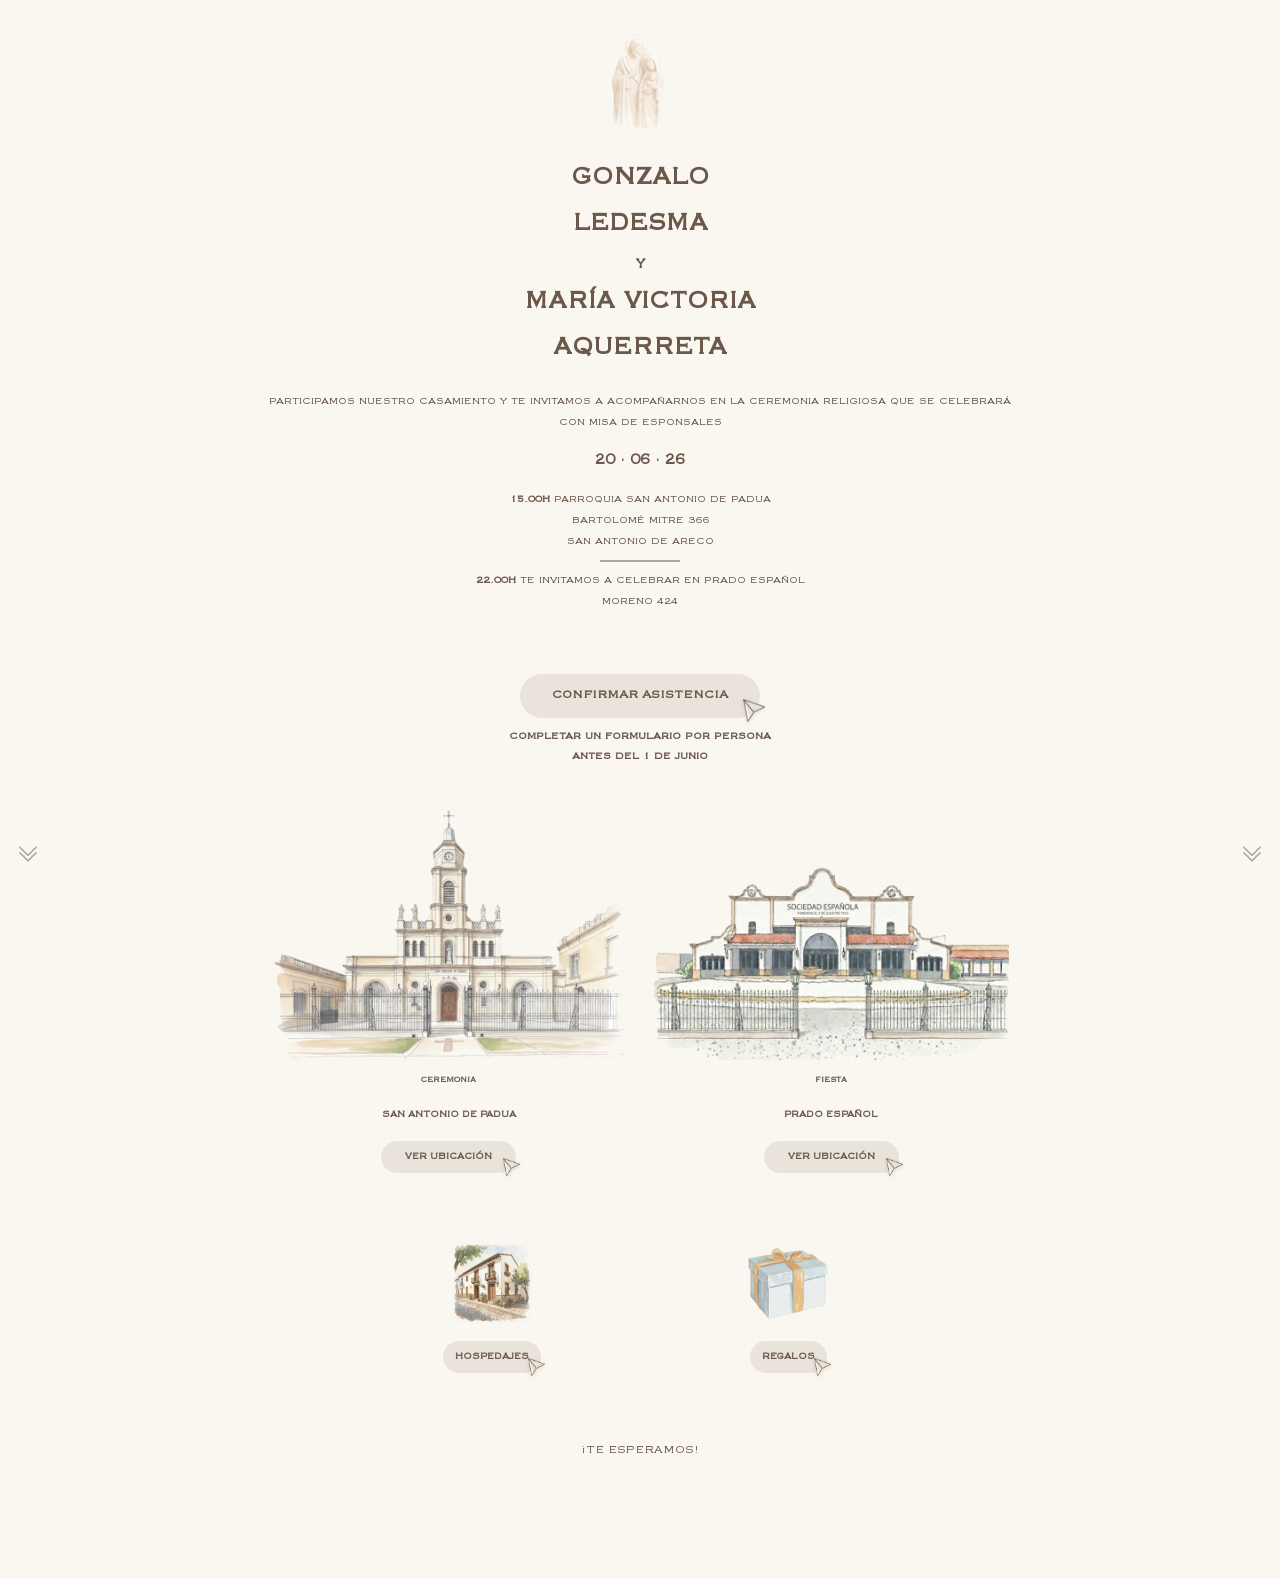
<file: inv-dc/index.html>
<!DOCTYPE html>
<html lang="es">
<head>
    <meta charset="UTF-8">
    <meta name="viewport" content="width=device-width, initial-scale=1.0">
    <link rel="icon" type="image/png" href="../img/favicon.png">
    <title>Casamiento - Gon y Vicky</title>
    <meta property="og:title" content="Casamiento - Gon y Vicky">
    <meta property="og:image" content="https://gon-vicky.github.io/casamiento/img/og-invitacion.jpg">
    <meta property="og:type" content="website">
    <meta name="twitter:card" content="summary_large_image">
    <meta name="twitter:image" content="https://gon-vicky.github.io/casamiento/img/og-invitacion.jpg">
    <link rel="stylesheet" href="https://cdn.jsdelivr.net/npm/bootstrap@5.3.2/dist/css/bootstrap.min.css">
    <link rel="stylesheet" href="https://cdn.jsdelivr.net/npm/bootstrap-icons@1.11.3/font/bootstrap-icons.min.css">
    <link rel="stylesheet" href="../css/styles.css?v=202603182203">
    <link rel="stylesheet" href="../css/styles-spa.css?v=202603182203">
    <script>
    (function() {
        var ua = navigator.userAgent || navigator.vendor || window.opera;
        var os = 'os-other';
        if (/iPad|iPhone|iPod/.test(ua)) os = 'os-ios';
        else if (/Mac/.test(navigator.platform) || /Macintosh|MacIntel/.test(ua)) os = 'os-mac';
        else if (/Android/.test(ua)) os = 'os-android';
        else if (/Win/.test(navigator.platform) || /Windows/.test(ua)) os = 'os-windows';
        document.documentElement.classList.add(os);
    })();
    </script>
</head>
<body class="spa-invite">

    <div class="spa-scroll-hints" id="spa-scroll-hints" role="presentation">
        <button type="button" class="spa-scroll-hint spa-scroll-hint--left" aria-label="Bajar en la página">
            <i class="bi bi-chevron-double-down" aria-hidden="true"></i>
        </button>
        <button type="button" class="spa-scroll-hint spa-scroll-hint--right" aria-label="Bajar en la página">
            <i class="bi bi-chevron-double-down" aria-hidden="true"></i>
        </button>
    </div>

    <main class="container">
        <div class="page page-1">
        <div class="first-screen">
        <div class="intro-block">
        <section class="section hero">
            <img src="../img/sagrada-familia.png" alt="Sagrada Familia" class="top-icon">
            <h1 class="names">
                GONZALO<br>LEDESMA<br>
                <span class="and">Y</span>
                MARÍA VICTORIA<br>AQUERRETA
            </h1>
            <div class="divider divider-line divider--no-line"></div>
            <p class="text-caps text-smaller">
                Participamos nuestro casamiento y te invitamos a acompañarnos en la ceremonia religiosa que se celebrará con misa de esponsales
            </p>
        </section>

        <section class="section details">

            <h2 class="main-date">20 · 06 · 26</h2>
            <p class="text-caps text-smaller">
                <span class="time-sep">15.00H </span>Parroquia San Antonio de Padua<br>
                Bartolomé Mitre 366<br>
                San Antonio de Areco
            </p>

            <div class="divider divider-line divider--balanced"></div>

            <p class="text-caps text-smaller text-recepcion"><span class="time-sep">22.00H </span> Te invitamos a celebrar en Prado Español<br>Moreno 424</p>
        </section>
        </div>
        </div>
        </div>

        <div class="page page-2" id="confirmar">
        <div class="page-2-screen">
        <section class="section maps">
            <div class="maps-confirm-block maps-confirm-block--spa">
            <a href="https://forms.gle/8f2W538CWVSG3vaw5" target="_blank" rel="noopener" class="btn-pill btn-confirmar">
                <span class="btn-text">CONFIRMAR ASISTENCIA</span>
                <img src="../img/link-arrow.png" alt="flecha" class="btn-icon">
            </a>
            <div class="confirm-subtitle text-caps text-center">
                <div class="confirm-subtitle-inner d-flex align-items-center justify-content-center">
                    <div class="confirm-subtitle-text">
                        <span class="d-block fw-bold">Completar un formulario por persona</span>
                        <span class="d-block fw-bold">Antes del 1 de junio</span>
                    </div>
                </div>
            </div>
            </div>
            <div class="locations-wrapper locations-wrapper--spa">
                <div class="locations-inner">
                    <div class="divider divider-spacer"></div>
                    <div class="page-2-grid">
                <div class="location-card location-card--spa">
                    <div class="img-frame">
                        <img src="../img/iglesia.png" alt="Ceremonia" class="location-img">
                    </div>
                    <p class="label-mini">CEREMONIA</p>
                    <p class="label-place">SAN ANTONIO DE PADUA</p>
                    <a href="https://maps.app.goo.gl/b9qZUsGvnFWjvFaM9" target="_blank" rel="noopener" class="btn-pill">
                        <span class="btn-text">VER UBICACIÓN</span>
                        <img src="../img/link-arrow.png" alt="" class="btn-icon" aria-hidden="true">
                    </a>
                </div>

                <div class="location-card location-card--spa" id="fiesta">
                    <div class="img-frame">
                        <img src="../img/prado.png" alt="Fiesta" class="location-img">
                    </div>
                    <p class="label-mini">FIESTA</p>
                    <p class="label-place">PRADO ESPAÑOL</p>
                    <a href="https://maps.app.goo.gl/tAFMuEjsrRdoQoL3A" target="_blank" rel="noopener" class="btn-pill">
                        <span class="btn-text">VER UBICACIÓN</span>
                        <img src="../img/link-arrow.png" alt="" class="btn-icon" aria-hidden="true">
                    </a>
                </div>

                <div class="spa-extras-pair">
                <div class="extra-block extra-block--spa">
                    <div class="img-frame-mini">
                        <img src="../img/hospedaje.png" alt="" class="icon-extra" aria-hidden="true">
                    </div>
                    <button type="button" class="btn-pill" id="btn-hospedaje" aria-label="Ver hospedajes">
                        <span class="btn-text">HOSPEDAJES</span>
                        <img src="../img/link-arrow.png" alt="" class="btn-icon" aria-hidden="true">
                    </button>
                </div>

                <div class="extra-block extra-block--spa extra-block--regalo">
                    <div class="img-frame-mini">
                        <img src="../img/regalo.png?v=202603182118" alt="" class="icon-extra" aria-hidden="true">
                    </div>
                    <a href="https://aynic.com.ar/sitio/listas-regalos.aspx?i=1&idl=3896" target="_blank" rel="noopener" class="btn-pill" aria-label="Ver lista de regalos">
                        <span class="btn-text">REGALOS</span>
                        <img src="../img/link-arrow.png" alt="" class="btn-icon" aria-hidden="true">
                    </a>
                </div>
                </div>
                    </div>
                </div>
            </div>
            <h1 class="final-msg">¡TE ESPERAMOS!</h1>
        </section>
        </div>
        </div>

    </main>

    <div id="modal-hospedaje" class="modal" aria-hidden="true">
        <div class="modal-overlay"></div>
        <div class="modal-content">
            <button class="modal-close" aria-label="Cerrar">&times;</button>
            <h2 class="modal-title">HOSPEDAJES</h2>
            <ul class="modal-list">
                <li><a href="https://laflorida.ar/" target="_blank" rel="noopener">Florida Casa Pueblo</a></li>
                <li><a href="https://www.laolladecobre.com.ar/categoria/hospedajes" target="_blank" rel="noopener">La Olla de Cobre</a></li>
                <li><a href="https://www.instagram.com/cheskapasteleria/" target="_blank" rel="noopener">Cheska</a></li>
                <li><a href="https://santacatalinahotel.com.ar/portal/es-es/2689/inicio_Hotelsantacatalina" target="_blank" rel="noopener">Hotel Santa Catalina</a></li>
                <li><a href="https://hotel-sancarlos.com.ar/portal/es-es/2689/inicio" target="_blank" rel="noopener">Hotel San Carlos</a></li>
                <li><a href="https://unaltoenlahuella.com/" target="_blank" rel="noopener">Un Alto en la Huella</a></li>
                <li><a href="https://www.hotelfuaz.com.ar/" target="_blank" rel="noopener">Hotel Fuaz</a></li>
                <li><a href="https://wa.me/5492326471536" target="_blank" rel="noopener">Lo de Marieta</a></li>
                <li><a href="https://share.google/A03Ri3MmGCr0YzosX" target="_blank" rel="noopener">La Posada de Don Segundo</a></li>
                <li><a href="https://www.instagram.com/s/aGlnaGxpZ2h0OjE3ODQ4Mzc5ODYxNjQ5Mzk4?story_media_id=3546263305390215843_44239456198&igsh=MWI0bTliNHA1ZzkzdA==" target="_blank" rel="noopener">Areco Host</a></li>
                <li><a href="https://www.sanantoniodeareco.com/donde-dormir" target="_blank" rel="noopener">Otros hospedajes</a></li>
            </ul>
        </div>
    </div>

    <script>
    (function() {
        const btn = document.getElementById('btn-hospedaje');
        const modal = document.getElementById('modal-hospedaje');
        const overlay = modal?.querySelector('.modal-overlay');
        const closeBtn = modal?.querySelector('.modal-close');

        function openModal() {
            modal?.classList.add('is-open');
            modal?.setAttribute('aria-hidden', 'false');
            document.body.style.overflow = 'hidden';
        }

        function closeModal() {
            modal?.classList.remove('is-open');
            modal?.setAttribute('aria-hidden', 'true');
            document.body.style.overflow = '';
        }

        btn?.addEventListener('click', function() {
            openModal();
        });

        overlay?.addEventListener('click', closeModal);
        closeBtn?.addEventListener('click', closeModal);

        document.addEventListener('keydown', function(e) {
            if (e.key === 'Escape' && modal?.classList.contains('is-open')) closeModal();
        });
    })();

    (function() {
        var wrap = document.querySelector('.spa-scroll-hints');
        if (!wrap) return;

        var threshold = 72;

        function updateBottomState() {
            var docEl = document.documentElement;
            var y = window.scrollY || docEl.scrollTop;
            var maxY = Math.max(0, docEl.scrollHeight - window.innerHeight);
            var atBottom = maxY <= threshold || (maxY - y) <= threshold;
            document.body.classList.toggle('spa-at-bottom', atBottom);
            wrap.setAttribute('aria-hidden', atBottom ? 'true' : 'false');
        }

        function scrollDownStep() {
            var docEl = document.documentElement;
            var maxY = Math.max(0, docEl.scrollHeight - window.innerHeight);
            var step = Math.max(120, window.innerHeight * 0.72);
            var next = Math.min(maxY, (window.scrollY || docEl.scrollTop) + step);
            window.scrollTo({ top: next, behavior: 'smooth' });
        }

        wrap.querySelectorAll('.spa-scroll-hint').forEach(function(el) {
            el.addEventListener('click', scrollDownStep);
        });

        window.addEventListener('scroll', updateBottomState, { passive: true });
        window.addEventListener('resize', updateBottomState);
        if (document.fonts && document.fonts.ready) {
            document.fonts.ready.then(updateBottomState);
        }
        updateBottomState();
    })();
    </script>

</body>
</html>
</file>
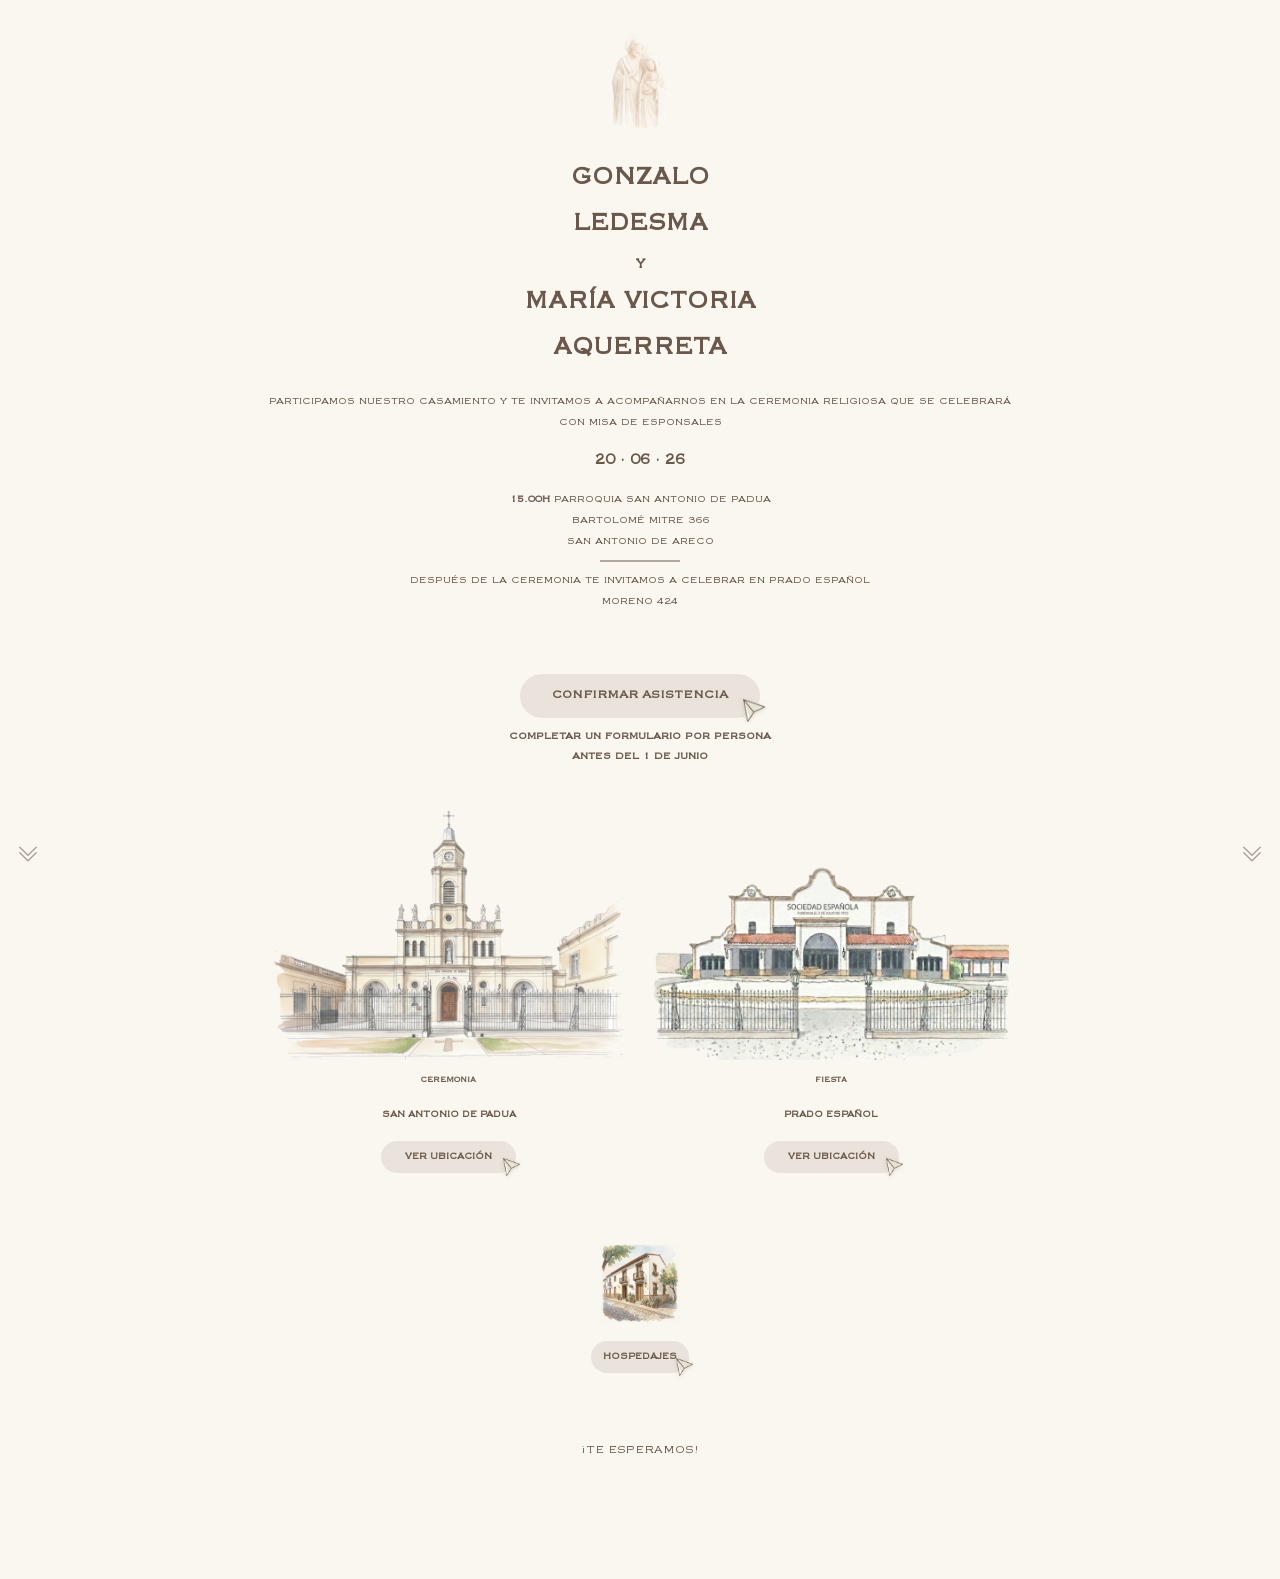
<file: inv-sr/index.html>
<!DOCTYPE html>
<html lang="es">
<head>
    <meta charset="UTF-8">
    <meta name="viewport" content="width=device-width, initial-scale=1.0">
    <link rel="icon" type="image/png" href="../img/favicon.png">
    <title>Casamiento - Gon y Vicky</title>
    <meta property="og:title" content="Casamiento - Gon y Vicky">
    <meta property="og:image" content="https://gon-vicky.github.io/casamiento/img/og-invitacion.jpg">
    <meta property="og:type" content="website">
    <meta name="twitter:card" content="summary_large_image">
    <meta name="twitter:image" content="https://gon-vicky.github.io/casamiento/img/og-invitacion.jpg">
    <link rel="stylesheet" href="https://cdn.jsdelivr.net/npm/bootstrap@5.3.2/dist/css/bootstrap.min.css">
    <link rel="stylesheet" href="https://cdn.jsdelivr.net/npm/bootstrap-icons@1.11.3/font/bootstrap-icons.min.css">
    <link rel="stylesheet" href="../css/styles.css?v=202603182201">
    <link rel="stylesheet" href="../css/styles-spa.css?v=202603291">
    <script>
    (function() {
        var ua = navigator.userAgent || navigator.vendor || window.opera;
        var os = 'os-other';
        if (/iPad|iPhone|iPod/.test(ua)) os = 'os-ios';
        else if (/Mac/.test(navigator.platform) || /Macintosh|MacIntel/.test(ua)) os = 'os-mac';
        else if (/Android/.test(ua)) os = 'os-android';
        else if (/Win/.test(navigator.platform) || /Windows/.test(ua)) os = 'os-windows';
        document.documentElement.classList.add(os);
    })();
    </script>
</head>
<body class="spa-invite spa-invite--gyv">

    <div class="spa-scroll-hints" id="spa-scroll-hints" role="presentation">
        <button type="button" class="spa-scroll-hint spa-scroll-hint--left" aria-label="Bajar en la página">
            <i class="bi bi-chevron-double-down" aria-hidden="true"></i>
        </button>
        <button type="button" class="spa-scroll-hint spa-scroll-hint--right" aria-label="Bajar en la página">
            <i class="bi bi-chevron-double-down" aria-hidden="true"></i>
        </button>
    </div>

    <main class="container">
        <div class="page page-1">
        <div class="first-screen">
        <div class="intro-block">
        <section class="section hero">
            <img src="../img/sagrada-familia.png" alt="Sagrada Familia" class="top-icon">
            <h1 class="names">
                GONZALO<br>LEDESMA<br>
                <span class="and">Y</span>
                MARÍA VICTORIA<br>AQUERRETA
            </h1>
            <div class="divider divider-line divider--no-line"></div>
            <p class="text-caps text-smaller">
                Participamos nuestro casamiento y te invitamos a acompañarnos en la ceremonia religiosa que se celebrará con misa de esponsales
            </p>
        </section>

        <section class="section details">

            <h2 class="main-date">20 · 06 · 26</h2>
            <p class="text-caps text-smaller">
                <span class="time-sep">15.00H </span>Parroquia San Antonio de Padua<br>
                Bartolomé Mitre 366<br>
                San Antonio de Areco
            </p>

            <div class="divider divider-line divider--balanced"></div>

            <p class="text-caps text-smaller text-recepcion">Después de la ceremonia te invitamos a celebrar en Prado Español<br>Moreno 424</p>
        </section>
        </div>
        </div>
        </div>

        <div class="page page-2" id="confirmar">
        <div class="page-2-screen">
        <section class="section maps">
            <div class="maps-confirm-block maps-confirm-block--spa">
            <a href="https://forms.gle/mRhvMFod8BnB5Qyu6" target="_blank" rel="noopener" class="btn-pill btn-confirmar">
                <span class="btn-text">CONFIRMAR ASISTENCIA</span>
                <img src="../img/link-arrow.png" alt="flecha" class="btn-icon">
            </a>
            <div class="confirm-subtitle text-caps text-center">
                <div class="confirm-subtitle-inner d-flex align-items-center justify-content-center">
                    <div class="confirm-subtitle-text">
                        <span class="d-block fw-bold">Completar un formulario por persona</span>
                        <span class="d-block fw-bold">Antes del 1 de junio</span>
                    </div>
                </div>
            </div>
            </div>
            <div class="locations-wrapper locations-wrapper--spa">
                <div class="locations-inner">
                    <div class="divider divider-spacer"></div>
                    <div class="page-2-grid">
                <div class="location-card location-card--spa">
                    <div class="img-frame">
                        <img src="../img/iglesia.png" alt="Ceremonia" class="location-img">
                    </div>
                    <p class="label-mini">CEREMONIA</p>
                    <p class="label-place">SAN ANTONIO DE PADUA</p>
                    <a href="https://maps.app.goo.gl/b9qZUsGvnFWjvFaM9" target="_blank" rel="noopener" class="btn-pill">
                        <span class="btn-text">VER UBICACIÓN</span>
                        <img src="../img/link-arrow.png" alt="" class="btn-icon" aria-hidden="true">
                    </a>
                </div>

                <div class="location-card location-card--spa" id="fiesta">
                    <div class="img-frame">
                        <img src="../img/prado.png" alt="Fiesta" class="location-img">
                    </div>
                    <p class="label-mini">FIESTA</p>
                    <p class="label-place">PRADO ESPAÑOL</p>
                    <a href="https://maps.app.goo.gl/tAFMuEjsrRdoQoL3A" target="_blank" rel="noopener" class="btn-pill">
                        <span class="btn-text">VER UBICACIÓN</span>
                        <img src="../img/link-arrow.png" alt="" class="btn-icon" aria-hidden="true">
                    </a>
                </div>

                <div class="spa-extras-pair spa-extras-pair--single">
                <div class="extra-block extra-block--spa">
                    <div class="img-frame-mini">
                        <img src="../img/hospedaje.png" alt="" class="icon-extra" aria-hidden="true">
                    </div>
                    <button type="button" class="btn-pill" id="btn-hospedaje" aria-label="Ver hospedajes">
                        <span class="btn-text">HOSPEDAJES</span>
                        <img src="../img/link-arrow.png" alt="" class="btn-icon" aria-hidden="true">
                    </button>
                </div>
                </div>
                    </div>
                </div>
            </div>
            <h1 class="final-msg">¡TE ESPERAMOS!</h1>
        </section>
        </div>
        </div>

    </main>

    <div id="modal-hospedaje" class="modal" aria-hidden="true">
        <div class="modal-overlay"></div>
        <div class="modal-content">
            <button class="modal-close" aria-label="Cerrar">&times;</button>
            <h2 class="modal-title">HOSPEDAJES</h2>
            <ul class="modal-list">
                <li><a href="https://laflorida.ar/" target="_blank" rel="noopener">Florida Casa Pueblo</a></li>
                <li><a href="https://www.laolladecobre.com.ar/categoria/hospedajes" target="_blank" rel="noopener">La Olla de Cobre</a></li>
                <li><a href="https://www.instagram.com/cheskapasteleria/" target="_blank" rel="noopener">Cheska</a></li>
                <li><a href="https://santacatalinahotel.com.ar/portal/es-es/2689/inicio_Hotelsantacatalina" target="_blank" rel="noopener">Hotel Santa Catalina</a></li>
                <li><a href="https://hotel-sancarlos.com.ar/portal/es-es/2689/inicio" target="_blank" rel="noopener">Hotel San Carlos</a></li>
                <li><a href="https://unaltoenlahuella.com/" target="_blank" rel="noopener">Un Alto en la Huella</a></li>
                <li><a href="https://www.hotelfuaz.com.ar/" target="_blank" rel="noopener">Hotel Fuaz</a></li>
                <li><a href="https://wa.me/5492326471536" target="_blank" rel="noopener">Lo de Marieta</a></li>
                <li><a href="https://share.google/A03Ri3MmGCr0YzosX" target="_blank" rel="noopener">La Posada de Don Segundo</a></li>
                <li><a href="https://www.instagram.com/s/aGlnaGxpZ2h0OjE3ODQ4Mzc5ODYxNjQ5Mzk4?story_media_id=3546263305390215843_44239456198&igsh=MWI0bTliNHA1ZzkzdA==" target="_blank" rel="noopener">Areco Host</a></li>
                <li><a href="https://www.sanantoniodeareco.com/donde-dormir" target="_blank" rel="noopener">Otros hospedajes</a></li>
            </ul>
        </div>
    </div>

    <script>
    (function() {
        const btn = document.getElementById('btn-hospedaje');
        const modal = document.getElementById('modal-hospedaje');
        const overlay = modal?.querySelector('.modal-overlay');
        const closeBtn = modal?.querySelector('.modal-close');

        function openModal() {
            modal?.classList.add('is-open');
            modal?.setAttribute('aria-hidden', 'false');
            document.body.style.overflow = 'hidden';
        }

        function closeModal() {
            modal?.classList.remove('is-open');
            modal?.setAttribute('aria-hidden', 'true');
            document.body.style.overflow = '';
        }

        btn?.addEventListener('click', function() {
            openModal();
        });

        overlay?.addEventListener('click', closeModal);
        closeBtn?.addEventListener('click', closeModal);

        document.addEventListener('keydown', function(e) {
            if (e.key === 'Escape' && modal?.classList.contains('is-open')) closeModal();
        });
    })();

    (function() {
        var wrap = document.querySelector('.spa-scroll-hints');
        if (!wrap) return;

        var threshold = 72;

        function updateBottomState() {
            var docEl = document.documentElement;
            var y = window.scrollY || docEl.scrollTop;
            var maxY = Math.max(0, docEl.scrollHeight - window.innerHeight);
            var atBottom = maxY <= threshold || (maxY - y) <= threshold;
            document.body.classList.toggle('spa-at-bottom', atBottom);
            wrap.setAttribute('aria-hidden', atBottom ? 'true' : 'false');
        }

        function scrollDownStep() {
            var docEl = document.documentElement;
            var maxY = Math.max(0, docEl.scrollHeight - window.innerHeight);
            var step = Math.max(120, window.innerHeight * 0.72);
            var next = Math.min(maxY, (window.scrollY || docEl.scrollTop) + step);
            window.scrollTo({ top: next, behavior: 'smooth' });
        }

        wrap.querySelectorAll('.spa-scroll-hint').forEach(function(el) {
            el.addEventListener('click', scrollDownStep);
        });

        window.addEventListener('scroll', updateBottomState, { passive: true });
        window.addEventListener('resize', updateBottomState);
        if (document.fonts && document.fonts.ready) {
            document.fonts.ready.then(updateBottomState);
        }
        updateBottomState();
    })();
    </script>

</body>
</html>
</file>
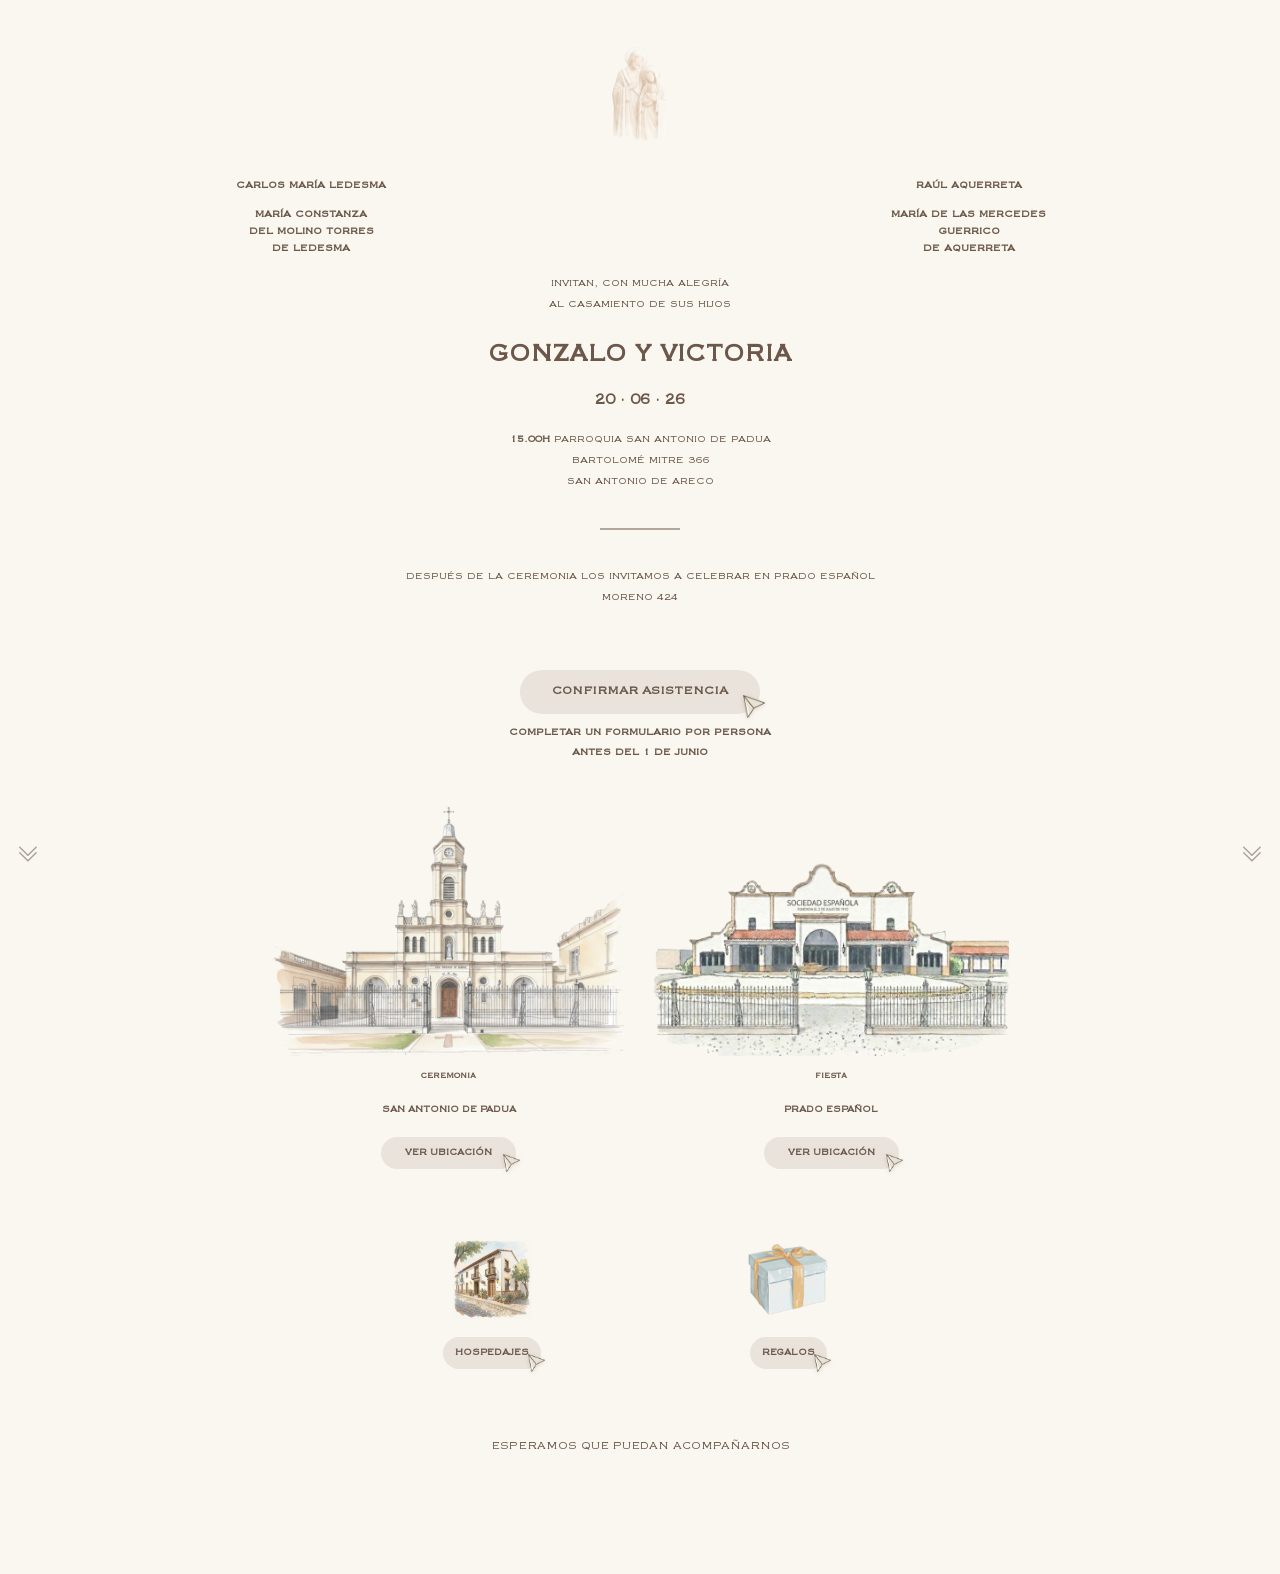
<file: invitacion-padres/index.html>
<!DOCTYPE html>
<html lang="es">
<head>
    <meta charset="UTF-8">
    <meta name="viewport" content="width=device-width, initial-scale=1.0, viewport-fit=cover">
    <link rel="icon" type="image/png" href="../img/favicon.png">
    <title>Casamiento - Gon y Vicky</title>
    <meta property="og:title" content="Casamiento - Gon y Vicky">
    <meta property="og:image" content="https://gon-vicky.github.io/casamiento/img/og-invitacion.jpg">
    <meta property="og:type" content="website">
    <meta name="twitter:card" content="summary_large_image">
    <meta name="twitter:image" content="https://gon-vicky.github.io/casamiento/img/og-invitacion.jpg">
    <link rel="stylesheet" href="https://cdn.jsdelivr.net/npm/bootstrap@5.3.2/dist/css/bootstrap.min.css">
    <link rel="stylesheet" href="https://cdn.jsdelivr.net/npm/bootstrap-icons@1.11.3/font/bootstrap-icons.min.css">
    <link rel="stylesheet" href="../css/styles.css?v=202603182201">
    <link rel="stylesheet" href="../css/styles-spa.css?v=202603291">
    <script>
    (function() {
        var ua = navigator.userAgent || navigator.vendor || window.opera;
        var os = 'os-other';
        if (/iPad|iPhone|iPod/.test(ua)) os = 'os-ios';
        else if (/Mac/.test(navigator.platform) || /Macintosh|MacIntel/.test(ua)) os = 'os-mac';
        else if (/Android/.test(ua)) os = 'os-android';
        else if (/Win/.test(navigator.platform) || /Windows/.test(ua)) os = 'os-windows';
        document.documentElement.classList.add(os);
    })();
    </script>
</head>
<body class="spa-invite spa-invite--padres">

    <div class="spa-scroll-hints" id="spa-scroll-hints" role="presentation">
        <button type="button" class="spa-scroll-hint spa-scroll-hint--left" aria-label="Bajar en la página">
            <i class="bi bi-chevron-double-down" aria-hidden="true"></i>
        </button>
        <button type="button" class="spa-scroll-hint spa-scroll-hint--right" aria-label="Bajar en la página">
            <i class="bi bi-chevron-double-down" aria-hidden="true"></i>
        </button>
    </div>

    <main class="container">
        <div class="page page-1">
        <div class="first-screen">
        <div class="intro-block">
        <section class="section hero header-parents">
            <img src="../img/sagrada-familia.png" alt="Sagrada Familia" class="top-icon">
            <div class="parents-row">
                <div class="parents-col parents-col--left">
                    <div class="parents-block parents-block--father">
                        <p class="parents-names">CARLOS MARÍA LEDESMA</p>
                    </div>
                    <div class="parents-block parents-block--mother">
                        <p class="parents-names">MARÍA CONSTANZA<br>DEL MOLINO TORRES </p>
                        <p class="parents-names">DE LEDESMA</p>
                    </div>
                </div>
                <div class="parents-col parents-col--right">
                    <div class="parents-block parents-block--father">
                        <p class="parents-names">RAÚL AQUERRETA</p>
                    </div>
                    <div class="parents-block parents-block--mother">
                        <p class="parents-names">MARÍA DE LAS MERCEDES<br>GUERRICO </p>
                        <p class="parents-names">DE AQUERRETA</p>
                    </div>
                </div>
            </div>
            <p class="text-invitan text-caps text-smaller">Invitan, con mucha alegría<br>al casamiento de sus hijos</p>
            <h1 class="names names-inline">GONZALO Y VICTORIA</h1>
        </section>

        <section class="section details">

            <h2 class="main-date">20 · 06 · 26</h2>
            <p class="text-caps text-smaller">
                <span class="time-sep">15.00H </span>Parroquia San Antonio de Padua<br>
                Bartolomé Mitre 366<br>
                San Antonio de Areco
            </p>

            <div class="divider divider-line divider--balanced"></div>

            <p class="text-caps text-smaller text-recepcion">Después de la ceremonia los invitamos a celebrar en Prado Español<br>Moreno 424</p>
        </section>
        </div>
        </div>
        </div>

        <div class="page page-2" id="confirmar">
        <div class="page-2-screen">
        <section class="section maps">
            <div class="maps-confirm-block maps-confirm-block--spa">
            <a href="https://forms.gle/mRhvMFod8BnB5Qyu6" target="_blank" rel="noopener" class="btn-pill btn-confirmar">
                <span class="btn-text">CONFIRMAR ASISTENCIA</span>
                <img src="../img/link-arrow.png" alt="flecha" class="btn-icon">
            </a>
            <div class="confirm-subtitle text-caps text-center">
                <div class="confirm-subtitle-inner d-flex align-items-center justify-content-center">
                    <div class="confirm-subtitle-text">
                        <span class="d-block fw-bold">Completar un formulario por persona</span>
                        <span class="d-block fw-bold">Antes del 1 de junio</span>
                    </div>
                </div>
            </div>
            </div>
            <div class="locations-wrapper locations-wrapper--spa">
                <div class="locations-inner">
                    <div class="divider divider-spacer"></div>
                    <div class="page-2-grid">
                <div class="location-card location-card--spa">
                    <div class="img-frame">
                        <img src="../img/iglesia.png" alt="Ceremonia" class="location-img">
                    </div>
                    <p class="label-mini">CEREMONIA</p>
                    <p class="label-place">SAN ANTONIO DE PADUA</p>
                    <a href="https://maps.app.goo.gl/b9qZUsGvnFWjvFaM9" target="_blank" rel="noopener" class="btn-pill">
                        <span class="btn-text">VER UBICACIÓN</span>
                        <img src="../img/link-arrow.png" alt="" class="btn-icon" aria-hidden="true">
                    </a>
                </div>

                <div class="location-card location-card--spa" id="fiesta">
                    <div class="img-frame">
                        <img src="../img/prado.png" alt="Fiesta" class="location-img">
                    </div>
                    <p class="label-mini">FIESTA</p>
                    <p class="label-place">PRADO ESPAÑOL</p>
                    <a href="https://maps.app.goo.gl/tAFMuEjsrRdoQoL3A" target="_blank" rel="noopener" class="btn-pill">
                        <span class="btn-text">VER UBICACIÓN</span>
                        <img src="../img/link-arrow.png" alt="" class="btn-icon" aria-hidden="true">
                    </a>
                </div>

                <div class="spa-extras-pair">
                <div class="extra-block extra-block--spa">
                    <div class="img-frame-mini">
                        <img src="../img/hospedaje.png" alt="" class="icon-extra" aria-hidden="true">
                    </div>
                    <button type="button" class="btn-pill" id="btn-hospedaje" aria-label="Ver hospedajes">
                        <span class="btn-text">HOSPEDAJES</span>
                        <img src="../img/link-arrow.png" alt="" class="btn-icon" aria-hidden="true">
                    </button>
                </div>

                <div class="extra-block extra-block--spa extra-block--regalo">
                    <div class="img-frame-mini">
                        <img src="../img/regalo.png?v=202603182117" alt="" class="icon-extra" aria-hidden="true">
                    </div>
                    <a href="https://aynic.com.ar/sitio/listas-regalos.aspx?i=1&idl=3896" target="_blank" rel="noopener" class="btn-pill" aria-label="Ver lista de regalos">
                        <span class="btn-text">REGALOS</span>
                        <img src="../img/link-arrow.png" alt="" class="btn-icon" aria-hidden="true">
                    </a>
                </div>
                </div>
                    </div>
                </div>
            </div>
            <h1 class="final-msg">ESPERAMOS QUE PUEDAN ACOMPAÑARNOS</h1>
        </section>
        </div>
        </div>

    </main>

    <div id="modal-hospedaje" class="modal" aria-hidden="true">
        <div class="modal-overlay"></div>
        <div class="modal-content">
            <button class="modal-close" aria-label="Cerrar">&times;</button>
            <h2 class="modal-title">HOSPEDAJES</h2>
            <ul class="modal-list">
                <li><a href="https://laflorida.ar/" target="_blank" rel="noopener">Florida Casa Pueblo</a></li>
                <li><a href="https://www.laolladecobre.com.ar/categoria/hospedajes" target="_blank" rel="noopener">La Olla de Cobre</a></li>
                <li><a href="https://www.instagram.com/cheskapasteleria/" target="_blank" rel="noopener">Cheska</a></li>
                <li><a href="https://santacatalinahotel.com.ar/portal/es-es/2689/inicio_Hotelsantacatalina" target="_blank" rel="noopener">Hotel Santa Catalina</a></li>
                <li><a href="https://hotel-sancarlos.com.ar/portal/es-es/2689/inicio" target="_blank" rel="noopener">Hotel San Carlos</a></li>
                <li><a href="https://unaltoenlahuella.com/" target="_blank" rel="noopener">Un Alto en la Huella</a></li>
                <li><a href="https://www.hotelfuaz.com.ar/" target="_blank" rel="noopener">Hotel Fuaz</a></li>
                <li><a href="https://wa.me/5492326471536" target="_blank" rel="noopener">Lo de Marieta</a></li>
                <li><a href="https://share.google/A03Ri3MmGCr0YzosX" target="_blank" rel="noopener">La Posada de Don Segundo</a></li>
                <li><a href="https://www.instagram.com/s/aGlnaGxpZ2h0OjE3ODQ4Mzc5ODYxNjQ5Mzk4?story_media_id=3546263305390215843_44239456198&igsh=MWI0bTliNHA1ZzkzdA==" target="_blank" rel="noopener">Areco Host</a></li>
                <li><a href="https://www.sanantoniodeareco.com/donde-dormir" target="_blank" rel="noopener">Otros hospedajes</a></li>
            </ul>
        </div>
    </div>

    <script>
    (function() {
        const btn = document.getElementById('btn-hospedaje');
        const modal = document.getElementById('modal-hospedaje');
        const overlay = modal?.querySelector('.modal-overlay');
        const closeBtn = modal?.querySelector('.modal-close');

        function openModal() {
            modal?.classList.add('is-open');
            modal?.setAttribute('aria-hidden', 'false');
            document.body.style.overflow = 'hidden';
        }

        function closeModal() {
            modal?.classList.remove('is-open');
            modal?.setAttribute('aria-hidden', 'true');
            document.body.style.overflow = '';
        }

        btn?.addEventListener('click', function() {
            openModal();
        });

        overlay?.addEventListener('click', closeModal);
        closeBtn?.addEventListener('click', closeModal);

        document.addEventListener('keydown', function(e) {
            if (e.key === 'Escape' && modal?.classList.contains('is-open')) closeModal();
        });
    })();

    (function() {
        var wrap = document.querySelector('.spa-scroll-hints');
        if (!wrap) return;

        var threshold = 72;

        function updateBottomState() {
            var docEl = document.documentElement;
            var y = window.scrollY || docEl.scrollTop;
            var maxY = Math.max(0, docEl.scrollHeight - window.innerHeight);
            var atBottom = maxY <= threshold || (maxY - y) <= threshold;
            document.body.classList.toggle('spa-at-bottom', atBottom);
            wrap.setAttribute('aria-hidden', atBottom ? 'true' : 'false');
        }

        function scrollDownStep() {
            var docEl = document.documentElement;
            var maxY = Math.max(0, docEl.scrollHeight - window.innerHeight);
            var step = Math.max(120, window.innerHeight * 0.72);
            var next = Math.min(maxY, (window.scrollY || docEl.scrollTop) + step);
            window.scrollTo({ top: next, behavior: 'smooth' });
        }

        wrap.querySelectorAll('.spa-scroll-hint').forEach(function(el) {
            el.addEventListener('click', scrollDownStep);
        });

        window.addEventListener('scroll', updateBottomState, { passive: true });
        window.addEventListener('resize', updateBottomState);
        if (document.fonts && document.fonts.ready) {
            document.fonts.ready.then(updateBottomState);
        }
        updateBottomState();
    })();
    </script>

</body>
</html>
</file>
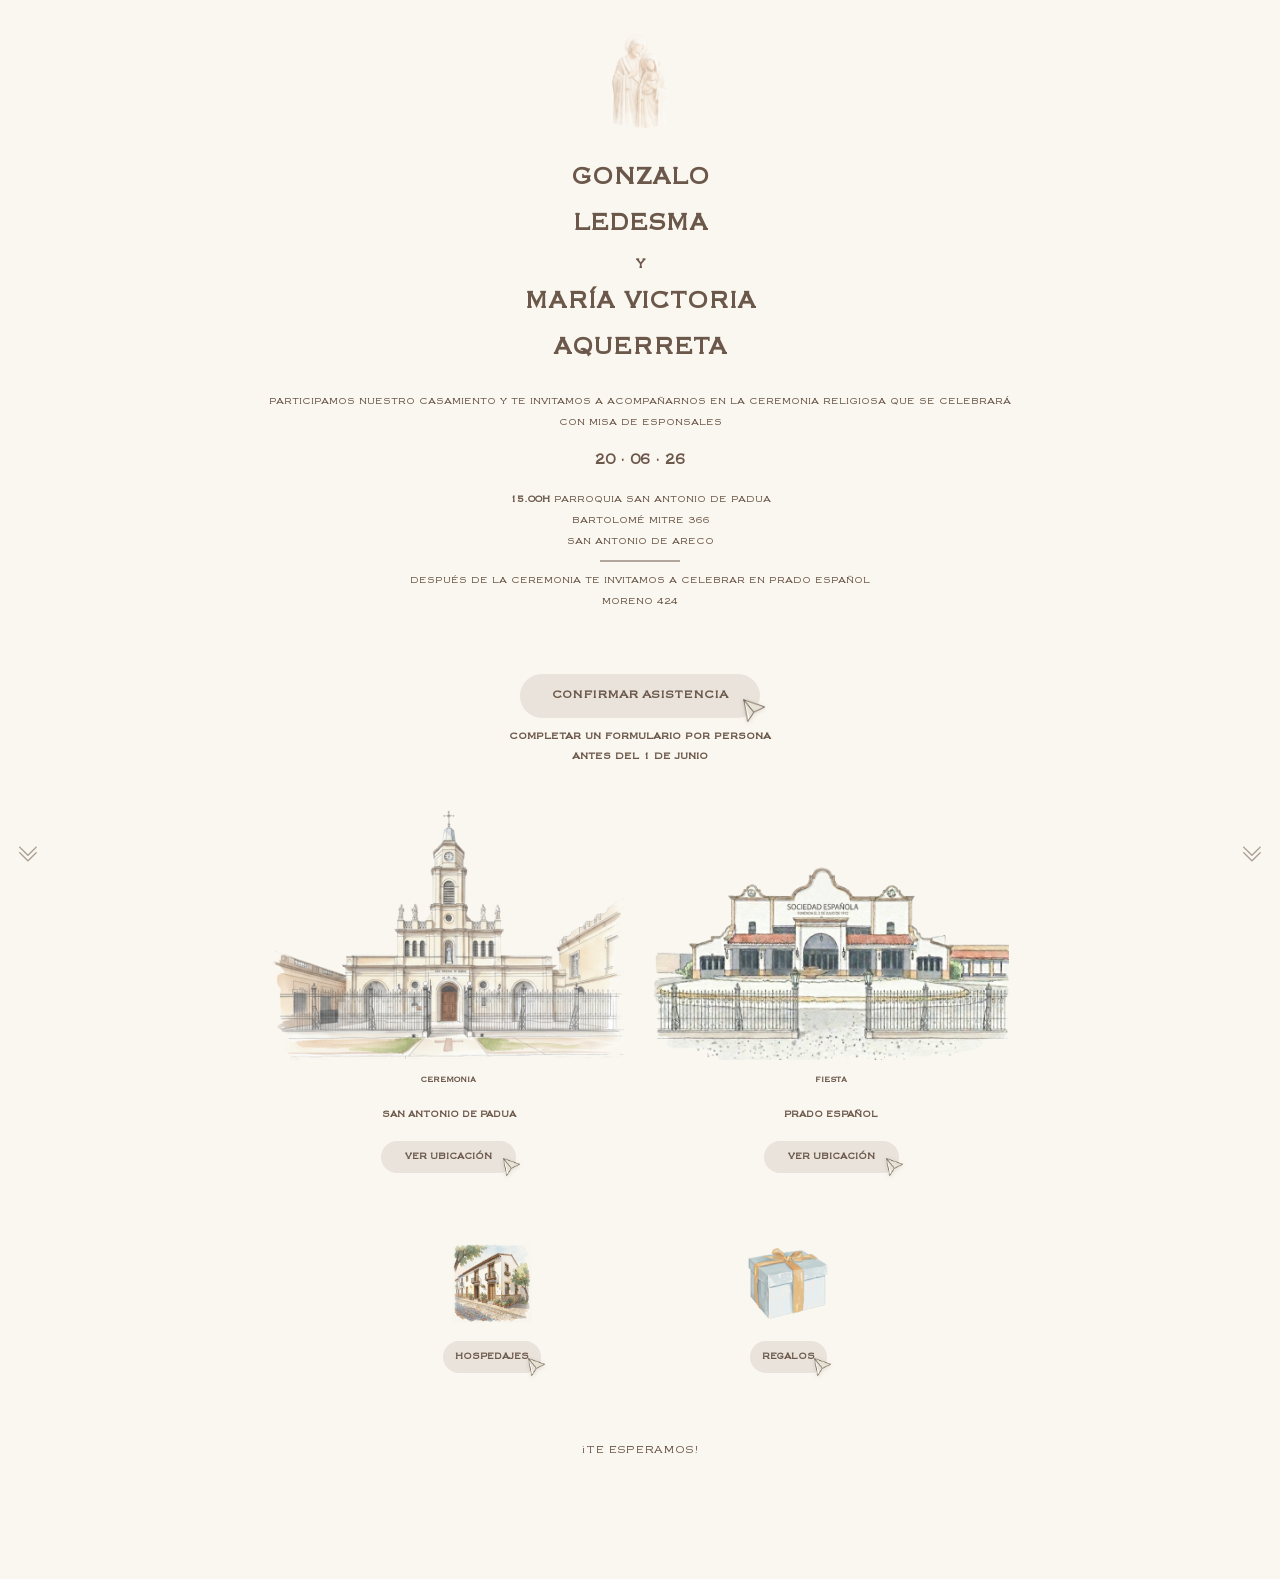
<file: invitacion/index.html>
<!DOCTYPE html>
<html lang="es">
<head>
    <meta charset="UTF-8">
    <meta name="viewport" content="width=device-width, initial-scale=1.0">
    <link rel="icon" type="image/png" href="../img/favicon.png">
    <title>Casamiento - Gon y Vicky</title>
    <meta property="og:title" content="Casamiento - Gon y Vicky">
    <meta property="og:image" content="https://gon-vicky.github.io/casamiento/img/og-invitacion.jpg">
    <meta property="og:type" content="website">
    <meta name="twitter:card" content="summary_large_image">
    <meta name="twitter:image" content="https://gon-vicky.github.io/casamiento/img/og-invitacion.jpg">
    <link rel="stylesheet" href="https://cdn.jsdelivr.net/npm/bootstrap@5.3.2/dist/css/bootstrap.min.css">
    <link rel="stylesheet" href="https://cdn.jsdelivr.net/npm/bootstrap-icons@1.11.3/font/bootstrap-icons.min.css">
    <link rel="stylesheet" href="../css/styles.css?v=202603182203">
    <link rel="stylesheet" href="../css/styles-spa.css?v=202603182203">
    <script>
    (function() {
        var ua = navigator.userAgent || navigator.vendor || window.opera;
        var os = 'os-other';
        if (/iPad|iPhone|iPod/.test(ua)) os = 'os-ios';
        else if (/Mac/.test(navigator.platform) || /Macintosh|MacIntel/.test(ua)) os = 'os-mac';
        else if (/Android/.test(ua)) os = 'os-android';
        else if (/Win/.test(navigator.platform) || /Windows/.test(ua)) os = 'os-windows';
        document.documentElement.classList.add(os);
    })();
    </script>
</head>
<body class="spa-invite">

    <div class="spa-scroll-hints" id="spa-scroll-hints" role="presentation">
        <button type="button" class="spa-scroll-hint spa-scroll-hint--left" aria-label="Bajar en la página">
            <i class="bi bi-chevron-double-down" aria-hidden="true"></i>
        </button>
        <button type="button" class="spa-scroll-hint spa-scroll-hint--right" aria-label="Bajar en la página">
            <i class="bi bi-chevron-double-down" aria-hidden="true"></i>
        </button>
    </div>

    <main class="container">
        <div class="page page-1">
        <div class="first-screen">
        <div class="intro-block">
        <section class="section hero">
            <img src="../img/sagrada-familia.png" alt="Sagrada Familia" class="top-icon">
            <h1 class="names">
                GONZALO<br>LEDESMA<br>
                <span class="and">Y</span>
                MARÍA VICTORIA<br>AQUERRETA
            </h1>
            <div class="divider divider-line divider--no-line"></div>
            <p class="text-caps text-smaller">
                Participamos nuestro casamiento y te invitamos a acompañarnos en la ceremonia religiosa que se celebrará con misa de esponsales
            </p>
        </section>

        <section class="section details">

            <h2 class="main-date">20 · 06 · 26</h2>
            <p class="text-caps text-smaller">
                <span class="time-sep">15.00H </span>Parroquia San Antonio de Padua<br>
                Bartolomé Mitre 366<br>
                San Antonio de Areco
            </p>

            <div class="divider divider-line divider--balanced"></div>

            <p class="text-caps text-smaller text-recepcion">Después de la ceremonia te invitamos a celebrar en Prado Español<br>Moreno 424</p>
        </section>
        </div>
        </div>
        </div>

        <div class="page page-2" id="confirmar">
        <div class="page-2-screen">
        <section class="section maps">
            <div class="maps-confirm-block maps-confirm-block--spa">
            <a href="https://forms.gle/mRhvMFod8BnB5Qyu6" target="_blank" rel="noopener" class="btn-pill btn-confirmar">
                <span class="btn-text">CONFIRMAR ASISTENCIA</span>
                <img src="../img/link-arrow.png" alt="flecha" class="btn-icon">
            </a>
            <div class="confirm-subtitle text-caps text-center">
                <div class="confirm-subtitle-inner d-flex align-items-center justify-content-center">
                    <div class="confirm-subtitle-text">
                        <span class="d-block fw-bold">Completar un formulario por persona</span>
                        <span class="d-block fw-bold">Antes del 1 de junio</span>
                    </div>
                </div>
            </div>
            </div>
            <div class="locations-wrapper locations-wrapper--spa">
                <div class="locations-inner">
                    <div class="divider divider-spacer"></div>
                    <div class="page-2-grid">
                <div class="location-card location-card--spa">
                    <div class="img-frame">
                        <img src="../img/iglesia.png" alt="Ceremonia" class="location-img">
                    </div>
                    <p class="label-mini">CEREMONIA</p>
                    <p class="label-place">SAN ANTONIO DE PADUA</p>
                    <a href="https://maps.app.goo.gl/b9qZUsGvnFWjvFaM9" target="_blank" rel="noopener" class="btn-pill">
                        <span class="btn-text">VER UBICACIÓN</span>
                        <img src="../img/link-arrow.png" alt="" class="btn-icon" aria-hidden="true">
                    </a>
                </div>

                <div class="location-card location-card--spa" id="fiesta">
                    <div class="img-frame">
                        <img src="../img/prado.png" alt="Fiesta" class="location-img">
                    </div>
                    <p class="label-mini">FIESTA</p>
                    <p class="label-place">PRADO ESPAÑOL</p>
                    <a href="https://maps.app.goo.gl/tAFMuEjsrRdoQoL3A" target="_blank" rel="noopener" class="btn-pill">
                        <span class="btn-text">VER UBICACIÓN</span>
                        <img src="../img/link-arrow.png" alt="" class="btn-icon" aria-hidden="true">
                    </a>
                </div>

                <div class="spa-extras-pair">
                <div class="extra-block extra-block--spa">
                    <div class="img-frame-mini">
                        <img src="../img/hospedaje.png" alt="" class="icon-extra" aria-hidden="true">
                    </div>
                    <button type="button" class="btn-pill" id="btn-hospedaje" aria-label="Ver hospedajes">
                        <span class="btn-text">HOSPEDAJES</span>
                        <img src="../img/link-arrow.png" alt="" class="btn-icon" aria-hidden="true">
                    </button>
                </div>

                <div class="extra-block extra-block--spa extra-block--regalo">
                    <div class="img-frame-mini">
                        <img src="../img/regalo.png?v=202603182118" alt="" class="icon-extra" aria-hidden="true">
                    </div>
                    <a href="https://aynic.com.ar/sitio/listas-regalos.aspx?i=1&idl=3896" target="_blank" rel="noopener" class="btn-pill" aria-label="Ver lista de regalos">
                        <span class="btn-text">REGALOS</span>
                        <img src="../img/link-arrow.png" alt="" class="btn-icon" aria-hidden="true">
                    </a>
                </div>
                </div>
                    </div>
                </div>
            </div>
            <h1 class="final-msg">¡TE ESPERAMOS!</h1>
        </section>
        </div>
        </div>

    </main>

    <div id="modal-hospedaje" class="modal" aria-hidden="true">
        <div class="modal-overlay"></div>
        <div class="modal-content">
            <button class="modal-close" aria-label="Cerrar">&times;</button>
            <h2 class="modal-title">HOSPEDAJES</h2>
            <ul class="modal-list">
                <li><a href="https://laflorida.ar/" target="_blank" rel="noopener">Florida Casa Pueblo</a></li>
                <li><a href="https://www.laolladecobre.com.ar/categoria/hospedajes" target="_blank" rel="noopener">La Olla de Cobre</a></li>
                <li><a href="https://www.instagram.com/cheskapasteleria/" target="_blank" rel="noopener">Cheska</a></li>
                <li><a href="https://santacatalinahotel.com.ar/portal/es-es/2689/inicio_Hotelsantacatalina" target="_blank" rel="noopener">Hotel Santa Catalina</a></li>
                <li><a href="https://hotel-sancarlos.com.ar/portal/es-es/2689/inicio" target="_blank" rel="noopener">Hotel San Carlos</a></li>
                <li><a href="https://unaltoenlahuella.com/" target="_blank" rel="noopener">Un Alto en la Huella</a></li>
                <li><a href="https://www.hotelfuaz.com.ar/" target="_blank" rel="noopener">Hotel Fuaz</a></li>
                <li><a href="https://wa.me/5492326471536" target="_blank" rel="noopener">Lo de Marieta</a></li>
                <li><a href="https://share.google/A03Ri3MmGCr0YzosX" target="_blank" rel="noopener">La Posada de Don Segundo</a></li>
                <li><a href="https://www.instagram.com/s/aGlnaGxpZ2h0OjE3ODQ4Mzc5ODYxNjQ5Mzk4?story_media_id=3546263305390215843_44239456198&igsh=MWI0bTliNHA1ZzkzdA==" target="_blank" rel="noopener">Areco Host</a></li>
                <li><a href="https://www.sanantoniodeareco.com/donde-dormir" target="_blank" rel="noopener">Otros hospedajes</a></li>
            </ul>
        </div>
    </div>

    <script>
    (function() {
        const btn = document.getElementById('btn-hospedaje');
        const modal = document.getElementById('modal-hospedaje');
        const overlay = modal?.querySelector('.modal-overlay');
        const closeBtn = modal?.querySelector('.modal-close');

        function openModal() {
            modal?.classList.add('is-open');
            modal?.setAttribute('aria-hidden', 'false');
            document.body.style.overflow = 'hidden';
        }

        function closeModal() {
            modal?.classList.remove('is-open');
            modal?.setAttribute('aria-hidden', 'true');
            document.body.style.overflow = '';
        }

        btn?.addEventListener('click', function() {
            openModal();
        });

        overlay?.addEventListener('click', closeModal);
        closeBtn?.addEventListener('click', closeModal);

        document.addEventListener('keydown', function(e) {
            if (e.key === 'Escape' && modal?.classList.contains('is-open')) closeModal();
        });
    })();

    (function() {
        var wrap = document.querySelector('.spa-scroll-hints');
        if (!wrap) return;

        var threshold = 72;

        function updateBottomState() {
            var docEl = document.documentElement;
            var y = window.scrollY || docEl.scrollTop;
            var maxY = Math.max(0, docEl.scrollHeight - window.innerHeight);
            var atBottom = maxY <= threshold || (maxY - y) <= threshold;
            document.body.classList.toggle('spa-at-bottom', atBottom);
            wrap.setAttribute('aria-hidden', atBottom ? 'true' : 'false');
        }

        function scrollDownStep() {
            var docEl = document.documentElement;
            var maxY = Math.max(0, docEl.scrollHeight - window.innerHeight);
            var step = Math.max(120, window.innerHeight * 0.72);
            var next = Math.min(maxY, (window.scrollY || docEl.scrollTop) + step);
            window.scrollTo({ top: next, behavior: 'smooth' });
        }

        wrap.querySelectorAll('.spa-scroll-hint').forEach(function(el) {
            el.addEventListener('click', scrollDownStep);
        });

        window.addEventListener('scroll', updateBottomState, { passive: true });
        window.addEventListener('resize', updateBottomState);
        if (document.fonts && document.fonts.ready) {
            document.fonts.ready.then(updateBottomState);
        }
        updateBottomState();
    })();
    </script>

</body>
</html>
</file>
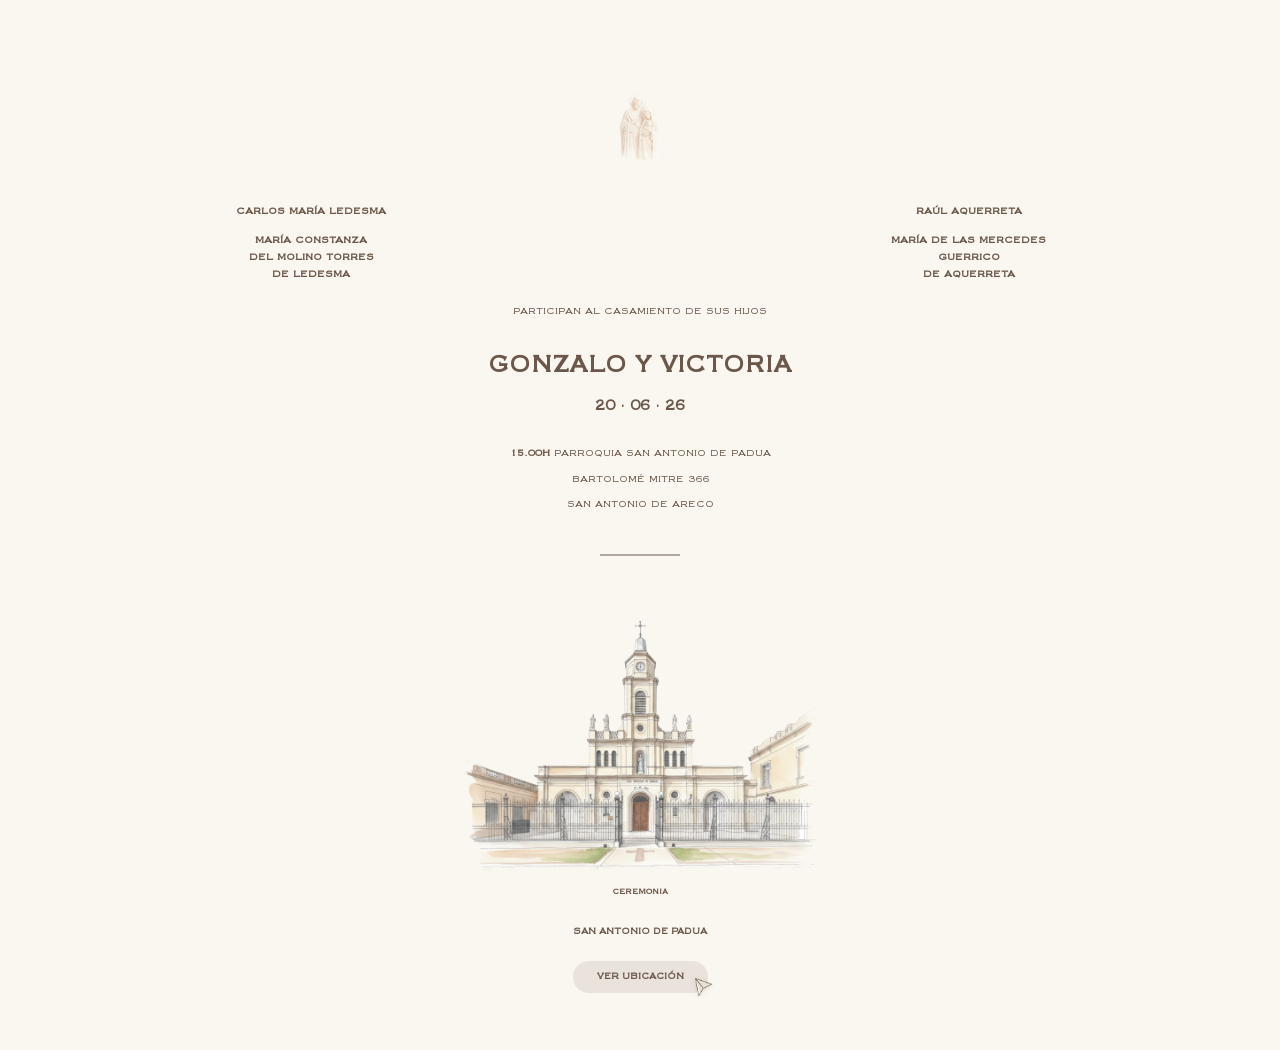
<file: participacion-padres/index.html>
<!DOCTYPE html>
<html lang="es">
<head>
    <meta charset="UTF-8">
    <meta name="viewport" content="width=device-width, initial-scale=1.0, viewport-fit=cover">
    <meta name="format-detection" content="address=no">
    <link rel="icon" type="image/png" href="../img/favicon.png">
    <title>Casamiento - Gon y Vicky</title>
    <meta property="og:title" content="Casamiento - Gon y Vicky">
    <meta property="og:image" content="https://gon-vicky.github.io/casamiento/img/og-invitacion.jpg">
    <meta property="og:type" content="website">
    <meta name="twitter:card" content="summary_large_image">
    <meta name="twitter:image" content="https://gon-vicky.github.io/casamiento/img/og-invitacion.jpg">
    <link rel="stylesheet" href="https://cdn.jsdelivr.net/npm/bootstrap@5.3.2/dist/css/bootstrap.min.css">
    <link rel="stylesheet" href="../css/styles.css?v=202604031400">
    <script>
    (function() {
        var ua = navigator.userAgent || navigator.vendor || window.opera;
        var os = 'os-other';
        if (/iPad|iPhone|iPod/.test(ua)) os = 'os-ios';
        else if (/Mac/.test(navigator.platform) || /Macintosh|MacIntel/.test(ua)) os = 'os-mac';
        else if (/Android/.test(ua)) os = 'os-android';
        else if (/Win/.test(navigator.platform) || /Windows/.test(ua)) os = 'os-windows';
        document.documentElement.classList.add(os);
    })();
    </script>
</head>
<body class="participacion participacion-padres">

    <main class="container">
        <div class="page page-1">
        <div class="first-screen">
        <div class="intro-block">
        <section class="section hero header-parents">
            <img src="../img/sagrada-familia.png" alt="Sagrada Familia" class="top-icon">
            <div class="parents-row">
                <div class="parents-col parents-col--left">
                    <div class="parents-block parents-block--father">
                        <p class="parents-names">CARLOS MARÍA LEDESMA</p>
                    </div>
                    <div class="parents-block parents-block--mother">
                        <p class="parents-names">MARÍA CONSTANZA<br>DEL MOLINO TORRES </p>
                        <p class="parents-names">DE LEDESMA</p>
                    </div>
                </div>
                <div class="parents-col parents-col--right">
                    <div class="parents-block parents-block--father">
                        <p class="parents-names">RAÚL AQUERRETA</p>
                    </div>
                    <div class="parents-block parents-block--mother">
                        <p class="parents-names">MARÍA DE LAS MERCEDES<br>GUERRICO </p>
                        <p class="parents-names">DE AQUERRETA</p>
                    </div>
                </div>
            </div>
            <p class="text-invitan text-caps text-smaller">Participan al casamiento de sus hijos</p>
            <h1 class="names names-inline">GONZALO Y VICTORIA</h1>
        </section>

        <section class="section details">

            <h2 class="main-date">20 · 06 · 26</h2>
            <p class="text-caps text-smaller">
                <span class="time-sep">15.00H </span>Parroquia San Antonio de Padua<br>
                Bartolomé Mitre 366<br>
                San Antonio de Areco
            </p>

            <div class="divider divider-line divider--balanced"></div>
        </section>
        </div>

        <section class="section maps">
            <div class="locations-inner">
                <div class="page-2-grid">
                <a href="https://maps.app.goo.gl/b9qZUsGvnFWjvFaM9" target="_blank" rel="noopener" class="location-card">
                    <div class="img-frame">
                        <img src="../img/iglesia.png" alt="Ceremonia" class="location-img">
                    </div>
                    <p class="label-mini">CEREMONIA</p>
                    <p class="label-place">SAN ANTONIO DE PADUA</p>
                    <span class="btn-pill">
                        <span class="btn-text">VER UBICACIÓN</span>
                        <img src="../img/link-arrow.png" alt="" class="btn-icon" aria-hidden="true">
                    </span>
                </a>
                </div>
            </div>
        </section>
        </div>
        </div>
    </main>

</body>
</html>
</file>
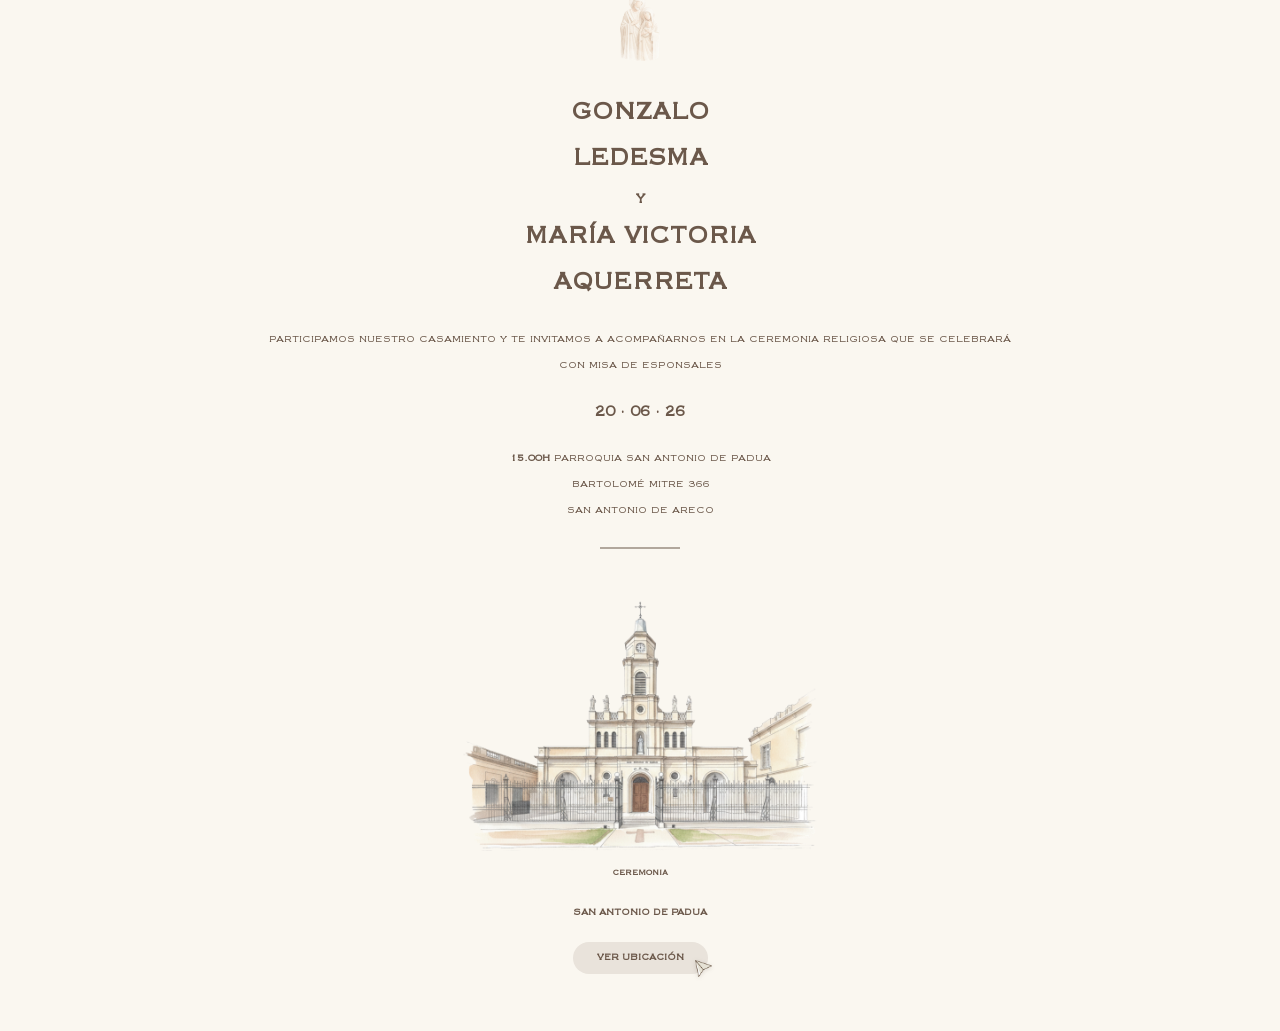
<file: participacion/index.html>
<!DOCTYPE html>
<html lang="es">
<head>
    <meta charset="UTF-8">
    <meta name="viewport" content="width=device-width, initial-scale=1.0">
    <meta name="format-detection" content="address=no">
    <link rel="icon" type="image/png" href="../img/favicon.png">
    <title>Casamiento - Gon y Vicky</title>
    <meta property="og:title" content="Casamiento - Gon y Vicky">
    <meta property="og:image" content="https://gon-vicky.github.io/casamiento/img/og-invitacion.jpg">
    <meta property="og:type" content="website">
    <meta name="twitter:card" content="summary_large_image">
    <meta name="twitter:image" content="https://gon-vicky.github.io/casamiento/img/og-invitacion.jpg">
    <link rel="stylesheet" href="https://cdn.jsdelivr.net/npm/bootstrap@5.3.2/dist/css/bootstrap.min.css">
    <link rel="stylesheet" href="../css/styles.css?v=202604031400">
    <script>
    (function() {
        var ua = navigator.userAgent || navigator.vendor || window.opera;
        var os = 'os-other';
        if (/iPad|iPhone|iPod/.test(ua)) os = 'os-ios';
        else if (/Mac/.test(navigator.platform) || /Macintosh|MacIntel/.test(ua)) os = 'os-mac';
        else if (/Android/.test(ua)) os = 'os-android';
        else if (/Win/.test(navigator.platform) || /Windows/.test(ua)) os = 'os-windows';
        document.documentElement.classList.add(os);
    })();
    </script>
</head>
<body class="participacion">

    <main class="container">
        <div class="page page-1">
        <div class="first-screen">
        <div class="intro-block">
        <section class="section hero">
            <img src="../img/sagrada-familia.png" alt="Sagrada Familia" class="top-icon">
            <h1 class="names">
                GONZALO<br>LEDESMA<br>
                <span class="and">Y</span>
                MARÍA VICTORIA<br>AQUERRETA
            </h1>
            <div class="divider divider-line divider--no-line"></div>
            <p class="text-caps text-smaller">
                Participamos nuestro casamiento y te invitamos a acompañarnos en la ceremonia religiosa que se celebrará con misa de esponsales
            </p>
        </section>

        <section class="section details">

            <h2 class="main-date">20 · 06 · 26</h2>
            <p class="text-caps text-smaller">
                <span class="time-sep">15.00H </span>Parroquia San Antonio de Padua<br>
                Bartolomé Mitre 366<br>
                San Antonio de Areco
            </p>
            
            <div class="divider divider-line divider--balanced"></div>
        </section>
        </div>

        <section class="section maps">
            <div class="locations-inner">
                <div class="page-2-grid">
                <a href="https://maps.app.goo.gl/b9qZUsGvnFWjvFaM9" target="_blank" rel="noopener" class="location-card">
                    <div class="img-frame">
                        <img src="../img/iglesia.png" alt="Ceremonia" class="location-img">
                    </div>
                    <p class="label-mini">CEREMONIA</p>
                    <p class="label-place">SAN ANTONIO DE PADUA</p>
                    <span class="btn-pill">
                        <span class="btn-text">VER UBICACIÓN</span>
                        <img src="../img/link-arrow.png" alt="" class="btn-icon" aria-hidden="true">
                    </span>
                </a>
                </div>
            </div>
        </section>
        </div>
        </div>
    </main>

</body>
</html>
</file>
<file: css/styles.css>
/* =========================================
   ESTILOS POR SISTEMA OPERATIVO
   (Clases: .os-ios, .os-mac, .os-android, .os-windows)
   Ajustar aquí si algo se ve distinto en cada SO
   ========================================= */

/* Ejemplo iOS/macOS */
/* .os-ios .top-icon { width: 50px; } */
/* .os-mac h1.names { font-size: 1.5rem; } */

/* Ejemplo Android/Windows */
/* .os-android .text-caps { font-size: 0.65rem; } */
/* .os-windows .container { width: 68%; } */

/* =========================================
   FUENTE COPPERPLATE GOTHIC 32 BC (local)
   ========================================= */
@font-face {
    font-family: 'Copperplate Gothic 32 BC';
    src: url('../fonts/copperplate-gothic-32bc.woff2') format('woff2'),
         url('../fonts/copperplate-gothic-32bc.otf') format('opentype');
    font-weight: normal;
    font-style: normal;
    font-display: swap;
}

/* =========================================
   VARIABLES Y CONFIGURACIÓN BASE
   ========================================= */
   :root {
    --color-text: #6b584a;
    --color-bg: #faf7f0;
    --color-btn: #e9e3db;
    --color-gris-oscuro: rgba(109, 91, 74, 0.05);
    --font-main: 'Copperplate Gothic 32 BC', Georgia, 'Times New Roman', serif;
    --space: 16px;
}

* {
    box-sizing: border-box;
    margin: 0;
    padding: 0;
}

/* Base fija: 1rem = 16px en todos los dispositivos (iPhone, Android, etc.) */
html {
    font-size: 16px;
    scroll-behavior: smooth;
    -webkit-text-size-adjust: 100%;
    text-size-adjust: 100%;
    -moz-text-size-adjust: 100%;
    -ms-text-size-adjust: 100%;
    overflow-x: hidden;
}

/* Scroll snap: al hacer scroll, encaja en cada "página" */
body {
    scroll-snap-type: y proximity;
    overflow-x: hidden;
}

body {
    background-color: var(--color-bg);
    font-family: var(--font-main);
    color: var(--color-text);
    text-align: center;
    line-height: 2.34;
    -webkit-font-smoothing: antialiased;
    -moz-osx-font-smoothing: grayscale;
    
    /* CORRECCIÓN DE NÚMEROS: lining-nums para altura uniforme */
    font-variant-numeric: lining-nums;
    -moz-font-feature-settings: "lnum";
    -webkit-font-feature-settings: "lnum";
    font-feature-settings: "lnum";
}

/* CONTENEDOR PRINCIPAL: Controla el aire lateral (15% margen a los lados) */
.container {
    width: 80%;
    max-width: 600px;
    margin: 0 auto;
    padding: 45px 25px;
}

/* Páginas: solo la primera ocupa el viewport, el resto fluye con su contenido */
.page {
    min-height: auto;
    display: flex;
    flex-direction: column;
    justify-content: flex-start;
    scroll-snap-align: start;
}
.page-1 {
    min-height: 100vh;
    min-height: 100dvh;
    padding-bottom: 32px;
    justify-content: center;
}

.first-screen {
    --space: 20px;
}


/* Flecha indicadora de scroll: junto a "Esperamos..." */
.scroll-indicator {
    margin-top: calc(var(--space) * 0.5);
    padding: 6px 0 24px;
    display: flex;
    justify-content: center;
    align-items: center;
    color: var(--color-text);
    opacity: 0.6;
    text-decoration: none;
    transition: opacity 0.3s ease, transform 0.3s ease;
    -webkit-tap-highlight-color: transparent;
}
.scroll-indicator:hover {
    opacity: 1;
    color: var(--color-text);
}
.scroll-indicator:focus,
.scroll-indicator:active {
    outline: none;
}
.scroll-indicator .bi {
    font-size: 20px;
    animation: scroll-bounce 2s ease-in-out infinite;
}
.scroll-indicator--hidden {
    opacity: 0 !important;
    pointer-events: none;
    transition: opacity 0.3s ease;
}
#confirmar {
    scroll-margin-top: 0;
}

/* Página 2: última página, fondo gris hasta el final */
.page-2 {
    width: 100vw;
    max-width: 100vw;
    margin-left: calc(50% - 50vw);
    margin-right: calc(50% - 50vw);
    padding: 0 0 100px;
    background-color: var(--color-gris-oscuro);
    box-sizing: border-box;
}

.page-2 .maps-confirm-block,
.page-2 .locations-wrapper {
    background-color: transparent;
}

.page-2 .final-msg {
    margin-top: 50px;
}

.page-2-screen {
    display: flex;
    flex-direction: column;
    align-items: center;
    width: 100%;
    padding: 30px 0 24px;
}

.page-2-screen .scroll-indicator {
    margin-top: calc(var(--space) * 0.5);
}

@keyframes scroll-bounce {
    0%, 100% { transform: translateY(0); }
    50% { transform: translateY(6px); }
}

/* Hero: altura de viewport móvil */
.section.hero {
    min-height: 100vh;
    min-height: 100dvh;
    display: flex;
    flex-direction: column;
    align-items: center;
    justify-content: center;
}
.section.hero:not(.header-parents) {
    margin-top: -45px;
    padding-top: 20px;
}

/* =========================================
   TIPOGRAFÍA Y ELEMENTOS VISUALES
   ========================================= */
h1.names {
    font-size: 24px;
    font-weight: 700;
    line-height: 1.64;
    margin: 18px 0 12px;
    text-transform: uppercase;
}

.and {
    font-size: 16px;
    display: block;
    margin: 16px 0 8px;
}

.text-caps {
    text-transform: uppercase;
    font-size: 11px;
    margin-bottom: var(--space);
    line-height: 2.34;
    border: none;
}

.text-caps.text-smaller {
    font-size: 12px;
}


.time-sep {
    font-weight: 700;
}

.main-weekday {
    font-size: 15px;
    font-weight: 400;
    font-style: italic;
    text-transform: capitalize;
    margin-bottom: 4px;
    letter-spacing: 0.02em;
}

.main-date {
    font-weight: 700;
    font-size: 17px;
    margin-bottom: var(--space);
    line-height: 2.08;
    text-transform: uppercase;
    border: none;
}

/* Espacio uniforme entre todas las líneas: igual arriba y abajo de cada divider */
.divider {
    margin: 0 auto var(--space);
}

h1.names:has(+ .divider),
.text-caps:has(+ .divider) {
    margin-bottom: var(--space);
}

.divider-line {
    width: 80px;
    height: 0;
    border: none;
    border-top: 2px solid var(--color-text);
    opacity: 0.5;
}

.divider--no-line.divider-line {
    border: none;
    opacity: 0;
}

/* Divider ceremonia/recepción: igual espacio arriba y abajo */
.section.details > p:first-of-type + .divider.divider--balanced {
    margin-top: calc(var(--space) + 8px);
    margin-bottom: calc(var(--space) + 8px);
}
.intro-block:has(.header-parents) .section.details > p:first-of-type + .divider.divider--balanced {
    margin-top: calc(var(--space) + 20px);
    margin-bottom: calc(var(--space) + 20px);
}
.section.details > p:first-of-type {
    margin-bottom: 0;
}
.text-recepcion {
    margin-top: 0;
}

/* Entre Arquerreta y Participamos: espacio moderado */
.section.hero h1.names:has(+ .divider) {
    margin-bottom: 10px;
}
.section.hero .divider.divider--no-line {
    margin-top: 0;
    margin-bottom: 10px;
}

/* Compensar espacio: dividers invisibles mantienen/amplían el espacio vertical */
.first-screen .divider.divider--no-line {
    margin-bottom: calc(var(--space) + 14px);
}

.top-icon {
    display: block;
    width: 62px;
    height: auto;
    margin: 16px auto 32px;
}

/* =========================================
   LAYOUT PADRES (gonyvickypadres)
   ========================================= */
/* Primera página centrada verticalmente (menos contenido) */
.page-1:has(.header-parents) {
    justify-content: flex-start;
    min-height: auto;
}
.first-screen:has(.header-parents) {
    display: flex;
    flex-direction: column;
    justify-content: flex-start;
    flex: 1;
    min-height: auto;
    padding-top: 6vh;
    padding-bottom: env(safe-area-inset-bottom);
}
.section.hero.header-parents {
    min-height: auto;
}
.header-parents .top-icon {
    margin-top: 2px;
}

/* Padres debajo de la imagen, uno a cada lado */
.header-parents .parents-row {
    display: flex;
    flex-direction: row;
    flex-wrap: nowrap;
    align-items: flex-start;
    justify-content: space-between;
    gap: 12px;
    margin-top: 20px;
    margin-bottom: var(--space);
    width: 100vw;
    max-width: 100vw;
    margin-left: calc(50% - 50vw);
    margin-right: calc(50% - 50vw);
    padding: 0 8px;
    box-sizing: border-box;
}

.header-parents .parents-col {
    flex: 1 1 auto;
    min-width: 0;
    max-width: 48%;
}

.header-parents .parents-col--left,
.header-parents .parents-col--right {
    text-align: center;
}

.header-parents .parents-block {
    display: block;
}

.header-parents .parents-block--mother {
    margin-top: 12px;
}

.header-parents .parents-names {
    font-size: 11px;
    font-weight: 600;
    text-transform: uppercase;
    line-height: 1.4;
    margin: 0;
}

.header-parents .text-invitan {
    margin-top: 0;
    margin-bottom: var(--space);
    line-height: 2.15;
}

.header-parents .names-inline {
    font-size: 26px;
    line-height: 1.4;
    margin: 0 0 var(--space);
}

/* =========================================
   BOTONES CONSISTENTES (RSVP, UBICACIÓN, EXTRAS)
   ========================================= */

/* Clase base para todos los botones tipo píldora */
.btn-pill {
    display: inline-flex;
    align-items: center;
    justify-content: center;
    position: relative;
    overflow: visible;
    background-color: var(--color-btn);
    color: var(--color-text);
    text-decoration: none;
    border-radius: 50px;
    font-weight: 700;
    font-size: 11px;
    margin: 10px auto;
    height: 32px;
    padding: 0 24px;
    min-width: 126px;
    transition: background-color 0.3s ease;
}

.btn-pill:hover {
    background-color: #dfd8cf;
}

/* CTA principal: más grande que VER UBICACIÓN / HOSPEDAJE / REGALOS */
.btn-pill.btn-confirmar {
    font-size: 13px;
    height: 40px;
    padding: 0 28px;
    min-width: 200px;
    font-weight: 800;
}

.btn-pill.btn-confirmar .btn-icon {
    width: 20px;
    bottom: -4px;
    right: -5px;
}

/* Icono link-arrow: anclado en esquina inferior derecha, sobresale del botón */
.btn-pill .btn-icon {
    position: absolute;
    bottom: -3px;
    right: -4px;
    width: 17px;
    height: auto;
    filter: drop-shadow(0 1px 2px rgba(107, 88, 74, 0.2));
}

/* Texto del botón */
.btn-text {
    position: relative;
    z-index: 1;
}


/* Bloque intro: en desktop ocupa el viewport para que el pliegue quede tras Prado Español */
.intro-block {
    display: flex;
    flex-direction: column;
}

/* Frase "Esperamos..." - ahora en first-screen, encima del botón */
.rsvp-subtext {
    margin-top: 0;
    margin-bottom: var(--space);
    font-size: 10px;
}

.section.maps .confirm-subtitle {
    margin-top: 0;
    margin-bottom: 12px;
    padding: 0;
    display: flex;
    align-items: center;
    justify-content: center;
    background: none;
    border: none;
    color: var(--color-text);
}

.section.maps .confirm-subtitle .bi,
.section.maps .confirm-subtitle .confirm-subtitle-icon {
    color: var(--color-text);
    flex-shrink: 0;
    line-height: 1;
    display: flex;
    align-items: center;
    justify-content: center;
    font-size: 13px;
}

.section.maps .confirm-subtitle-inner {
    align-items: center;
}

.section.maps .confirm-subtitle-text {
    font-size: 12px;
    flex: 0 1 auto;
    text-align: center;
    line-height: 1.5;
    color: var(--color-text);
}

.section.maps .confirm-subtitle-text .d-block + .d-block {
    margin-top: 0.15em;
}

/* Bloque confirmar + info: mismo fondo que CÓMO LLEGAR */
.maps-confirm-block {
    width: 100vw;
    margin-left: calc(-50vw + 50%);
    margin-right: calc(-50vw + 50%);
    background-color: rgba(109, 91, 74, 0.05);
    padding: 30px 25px 12px;
}

.maps-confirm-block .confirm-subtitle {
    background: none;
    border: none;
    box-shadow: none;
}

/* =========================================
   GRILLA DE UBICACIONES (IGLESIA Y PRADO)
   ========================================= */
.locations-wrapper {
    width: 100vw;
    margin-left: calc(-50vw + 50%);
    margin-right: calc(-50vw + 50%);
    background-color: rgba(109, 91, 74, 0.05);
    padding: 8px 25px 30px;
}

.locations-wrapper .divider-spacer {
    margin: 0 0 4px;
}

.locations-inner {
    max-width: 600px;
    margin: 0 auto;
}

.locations-grid {
    display: flex;
    flex-direction: column;
    gap: 35px;
    margin-top: 28px;
}

/* Grilla unificada: ceremonia, fiesta, hospedajes, regalos con mismo espaciado */
.page-2-grid {
    display: flex;
    flex-direction: column;
    align-items: center;
    gap: 28px;
    margin-top: 28px;
}

.page-2-grid .location-card .btn-pill {
    margin-bottom: 0;
}

/* Flecha entre fiesta y hospedajes: compensa con márgenes negativos */
.scroll-indicator--inline {
    margin-top: -24px !important;
    margin-bottom: -24px !important;
    padding: 2px 0 !important;
}

/* Un poco más de espacio entre fiesta y hospedajes/regalos */
.page-2-grid #btn-hospedaje,
.page-2-grid .extra-block--regalo {
    margin-top: 16px;
}

.location-card {
    width: 100%;
    display: flex;
    flex-direction: column;
    align-items: center;
    text-decoration: none;
    color: inherit;
    cursor: pointer;
}
a.location-card:hover {
    color: inherit;
    text-decoration: none;
}

.img-frame {
    width: 100%;
    height: 200px;
    display: flex;
    align-items: flex-end;
    justify-content: center;
    margin-bottom: 6px;
}

.location-img {
    max-width: 100%;
    max-height: 100%;
    object-fit: contain;
    object-position: bottom;
}

.label-mini {
    font-size: 9px;
    font-weight: 700;
    margin-top: 6px;
}

.label-place {
    font-size: 11px;
    font-weight: 600;
    margin-bottom: 6px;
    text-transform: uppercase;
}

.section-title {
    font-size: 11px;
    font-weight: 400;
    margin-bottom: 18px;
    text-transform: uppercase;
}

/* =========================================
   SECCIÓN EXTRAS (HOSPEDAJE Y REGALOS)
   ======================================== */
.extras-grid {
    display: flex;
    flex-direction: column;
    align-items: center;
    gap: 35px;
    margin-bottom: 35px;
}

.extra-block {
    display: flex;
    flex-direction: column;
    align-items: center;
    text-decoration: none;
    color: inherit;
    cursor: pointer;
}
a.extra-block:hover {
    color: inherit;
    text-decoration: none;
}

.img-frame-mini {
    width: 120px;
    height: 100px;
    display: flex;
    align-items: center;
    justify-content: center;
    margin-bottom: 8px;
}

.icon-extra {
    max-width: 100%;
    max-height: 80px;
    object-fit: contain;
}

/* Botón directamente debajo de la imagen */
.extra-block .btn-pill {
    margin-top: 0;
}

/* =========================================
   MÓVIL: primera pantalla hasta Esperamos, botón en siguiente página
   ========================================= */
@media (max-width: 767px) {
    /* Primera pantalla ocupa el viewport: hero + details + Esperamos */
    .first-screen {
        min-height: 100dvh;
        display: flex;
        flex-direction: column;
    }

    /* Divider entre Prado y Esperamos: mismo espacio que el resto (arriba = abajo) */
    .intro-block:has(+ .divider) .details > .text-caps:last-child {
        margin-bottom: 0;
    }
    .intro-block:has(+ .divider) {
        margin-bottom: var(--space);
    }
    .intro-block + .divider {
        margin: 0 auto var(--space);
    }

    .container {
        padding: 20px 20px;
    }

    .section.hero {
        min-height: auto;
    }
    .section.hero:not(.header-parents) {
        margin-top: -20px;
        padding-top: 12px;
    }

    .top-icon {
        width: 40px;
        margin: 14px auto 24px;
    }

    h1.names {
        font-size: 19px;
        margin: 8px 0 4px;
    }

    .and {
        margin: 6px 0 3px;
    }

    .text-caps {
        font-size: 9px;
        margin-bottom: var(--space);
        line-height: 2.15;
    }
    .text-caps.text-smaller {
        font-size: 11px;
    }
    .section.maps .confirm-subtitle-text {
        font-size: 11px;
    }

    .main-weekday {
        font-size: 12px;
        margin-bottom: 2px;
    }
    .main-date {
        font-size: 13px;
        margin-bottom: var(--space);
        white-space: nowrap;
    }
    .final-msg {
        font-size: 11px;
    }

    :root {
        --space: 10px;
    }
    .first-screen {
        --space: 14px;
    }

    .divider {
        margin: 0 auto var(--space);
    }

    h1.names:has(+ .divider),
    .text-caps:has(+ .divider) {
        margin-bottom: var(--space);
    }

    .btn-pill {
        margin: 6px auto;
    }

    /* Sin padding superior: el fondo oscuro empieza al tope al hacer scroll */
    .section.maps {
        padding-top: 0;
    }

    /* Mayor espaciado vertical entre líneas */
    body {
        line-height: 2.34;
    }

    h1.names {
        line-height: 1.57;
    }

    /* Flecha pegada a "Esperamos...", sin espacio extra abajo */
    .first-screen .rsvp-subtext {
        margin-bottom: 0;
    }
    .scroll-indicator {
        margin-top: 2px;
        padding: 2px 0 6px;
    }
    /* Ubicaciones: imágenes más bajas y textos/botón más cercanos */
    .location-card .img-frame {
        height: 130px;
        margin-bottom: 4px;
    }
    .location-card .label-mini {
        margin-top: 2px;
        margin-bottom: 2px;
    }
    .location-card .label-place {
        margin-bottom: 4px;
    }
.location-card .btn-pill {
    margin-top: 4px;
    margin-bottom: 0;
}

    /* Ceremonia y fiesta: mínimo espacio entre ellos en móvil */
    .page-2-grid {
        gap: 24px;
        margin-top: 12px;
    }
    .scroll-indicator .bi {
        font-size: 17px;
    }
    .page-1 {
        padding-bottom: 12px;
    }

    .page-2-screen {
        padding: 20px 0 20px;
    }
    .page-2 {
        padding-bottom: 60px;
    }

    .header-parents .parents-row {
        margin-top: 16px;
        margin-bottom: var(--space);
        gap: 8px;
        padding: 0 6px;
    }
    .header-parents .parents-names {
        font-size: 10px;
    }
    .header-parents .names-inline {
        font-size: 22px;
    }

    /* Reducir min-height del first-screen en móvil para que quepa Esperamos + flecha */
    .first-screen {
        min-height: auto;
    }
    /* Padres: primera página ocupa todo el viewport en móvil (no mostrar página 2) */
    .page-1:has(.header-parents) {
        min-height: 100dvh;
        min-height: 100vh;
    }
    .first-screen:has(.header-parents) {
        min-height: 100dvh;
        min-height: 100vh;
    }
}

/* =========================================
   AJUSTES PARA DESKTOP (PC)
   ========================================= */
@media (min-width: 768px) {
    /* Menos espacio para que "Esperamos..." entre en primera vista */
    :root {
        --space: 12px;
    }
    .first-screen {
        --space: 16px;
    }

    /* Sin min-height: todo el primer bloque (hasta Esperamos) fluye y cabe en primera vista */
    .intro-block {
        min-height: auto;
    }

    /* Divider entre Prado y Esperamos: mismo espacio que el resto (arriba = abajo) */
    .intro-block:has(+ .divider) .details > .text-caps:last-child {
        margin-bottom: 0;
    }
    .intro-block:has(+ .divider) {
        margin-bottom: var(--space);
    }
    .intro-block + .divider {
        margin: 0 auto var(--space);
    }

    /* Intro desktop: espaciado compacto para que todo entre (incl. Esperamos) */
    .intro-block .top-icon {
        width: 40px;
        margin: 14px auto 24px;
    }

    .intro-block h1.names {
        font-size: 28px;
        margin: 6px 0 3px;
    }

    .intro-block .and {
        margin: 4px 0 2px;
    }

    .intro-block .text-caps {
        margin-bottom: var(--space);
    }

    .intro-block .main-date {
        margin-bottom: var(--space);
    }

    .intro-block .divider {
        margin: 0 auto var(--space);
    }

    .intro-block h1.names:has(+ .divider),
    .intro-block .text-caps:has(+ .divider) {
        margin-bottom: var(--space);
    }

    .container {
        max-width: 850px;
        padding: 25px 50px;
    }

    /* Line-height más compacto para que todo entre */
    .intro-block {
        line-height: 2.15;
    }
    .intro-block .text-caps {
        line-height: 2.15;
    }

    /* Hero: en desktop no forzar altura completa */
    .section.hero {
        min-height: auto;
    }
    .section.hero:not(.header-parents) {
        padding-top: 0;
    }

    h1.names {
        font-size: 30px;
    }

    .locations-wrapper {
        padding: 8px 25px;
    }

    .page-2-grid {
        display: grid;
        grid-template-columns: repeat(2, 1fr);
        gap: 28px;
        max-width: 850px;
        margin-left: auto;
        margin-right: auto;
    }

    /* Flecha ocupa toda la fila para que hospedajes y regalos queden en la misma fila */
    .page-2-grid .scroll-indicator--inline {
        grid-column: 1 / -1;
        justify-self: center;
    }

    .location-card {
        max-width: 400px;
        justify-self: center;
    }

    .locations-inner {
        max-width: 850px;
    }

    .img-frame {
        height: 250px;
    }

    /* Con regalos: hospedajes y regalos alineados en fila */
    .page-2-grid:has(.extra-block--regalo) .extra-block {
        flex: 1;
        max-width: 280px;
        justify-self: center;
    }

    /* Sin regalos: hospedajes centrado solo */
    .page-2-grid:not(:has(.extra-block--regalo)) .extra-block {
        grid-column: 1 / -1;
        justify-self: center;
        max-width: 280px;
    }

    .header-parents .parents-names {
        font-size: 12px;
    }
    .header-parents .names-inline {
        font-size: 30px;
    }
    .final-msg {
        font-size: 15px;
    }

    .btn-pill.btn-confirmar {
        font-size: 14px;
        height: 44px;
        padding: 0 32px;
        min-width: 220px;
    }

    .btn-pill.btn-confirmar .btn-icon {
        width: 22px;
    }
}

.final-msg {
    font-size: 13px;
    margin-top: 50px;
}

/* =========================================
   MODAL HOSPEDAJES
   ========================================= */
.modal {
    position: fixed;
    inset: 0;
    z-index: 1000;
    display: flex;
    align-items: center;
    justify-content: center;
    padding: 20px;
    opacity: 0;
    visibility: hidden;
    transition: opacity 0.3s, visibility 0.3s;
}

.modal.is-open {
    opacity: 1;
    visibility: visible;
}

.modal-overlay {
    position: absolute;
    inset: 0;
    background: rgba(107, 88, 74, 0.4);
    cursor: pointer;
}

.modal-content {
    position: relative;
    background: var(--color-bg);
    color: var(--color-text);
    max-width: 400px;
    width: 100%;
    max-height: 85vh;
    overflow-y: auto;
    padding: 30px 25px;
    border-radius: 12px;
    box-shadow: 0 10px 40px rgba(0,0,0,0.15);
}

.modal-close {
    position: absolute;
    top: 12px;
    right: 15px;
    background: none;
    border: none;
    font-size: 20px;
    color: var(--color-text);
    cursor: pointer;
    line-height: 1;
    opacity: 0.7;
}

.modal-close:hover {
    opacity: 1;
}

.modal-title {
    font-size: 15px;
    font-weight: 700;
    text-transform: uppercase;
    margin-bottom: 20px;
    padding: 0 40px;
    text-align: center;
}

.modal-list {
    list-style: none;
    margin: 0;
    padding: 0;
}

.modal-list li {
    margin-bottom: 8px;
}

.modal-list a {
    color: var(--color-text);
    text-decoration: underline;
    text-underline-offset: 2px;
    font-size: 11px;
}

.modal-list a:hover {
    opacity: 0.8;
}

.modal-list span {
    color: var(--color-text);
    opacity: 0.8;
}

/* =========================================
   PÁGINAS participacion/ y participacion-padres/ (solo ceremonia)
   ========================================= */
.participacion .section.maps .page-2-grid {
    display: flex;
    flex-direction: column;
    align-items: center;
}

.participacion .section.maps .location-card {
    max-width: 400px;
    width: 100%;
}
</file>
<file: css/styles-spa.css>
/* Invitación SPA: una sola columna, fondo uniforme, hints laterales */

body.spa-invite {
    scroll-snap-type: none;
    line-height: 1.85;
    /* Misma “banda” vertical que entre hospedajes/regalos y ¡TE ESPERAMOS! (padding 24 + margin 36) */
    --spa-band-before-final: 60px;
}

body.spa-invite .container {
    padding-top: 28px;
    padding-bottom: 48px;
}

body.spa-invite .page,
body.spa-invite .page-1,
body.spa-invite .first-screen {
    min-height: 0 !important;
    display: block;
}

body.spa-invite .section.hero {
    min-height: 0 !important;
    display: flex;
    flex-direction: column;
    align-items: center;
    justify-content: flex-start;
}

body.spa-invite .section.hero:not(.header-parents) {
    margin-top: 0;
    padding-top: 0;
}

body.spa-invite .top-icon {
    margin: 6px auto 18px;
    width: 56px;
}

body.spa-invite h1.names {
    margin: 10px 0 8px;
}

body.spa-invite .text-caps {
    margin-bottom: calc(var(--space) * 0.65);
    line-height: 1.75;
}

body.spa-invite .text-caps.text-smaller {
    line-height: 1.72;
}

body.spa-invite .main-date {
    margin-bottom: calc(var(--space) * 0.65);
}

body.spa-invite .divider {
    margin: 0 auto calc(var(--space) * 0.65);
}

body.spa-invite .first-screen .divider.divider--no-line {
    margin-bottom: calc(var(--space) * 0.55);
}

body.spa-invite .section.details > p:first-of-type + .divider.divider--balanced {
    margin-top: calc(var(--space) * 0.5);
    margin-bottom: calc(var(--space) * 0.5);
}

body.spa-invite .page-2,
body.spa-invite .maps-confirm-block--spa,
body.spa-invite .locations-wrapper--spa {
    background-color: transparent !important;
    background: transparent !important;
}

body.spa-invite .page-2 {
    width: auto;
    max-width: none;
    margin-left: 0;
    margin-right: 0;
    padding-left: 0;
    padding-right: 0;
    padding-bottom: 48px;
}

body.spa-invite .maps-confirm-block--spa {
    width: 100%;
    margin-left: 0;
    margin-right: 0;
    padding: 16px 0 8px;
    box-sizing: border-box;
}

body.spa-invite .maps-confirm-block--spa .btn-confirmar {
    margin-top: 4px;
    margin-bottom: 10px;
}

body.spa-invite .maps-confirm-block--spa .confirm-subtitle {
    margin-top: 0;
    margin-bottom: 0;
}

body.spa-invite .locations-wrapper--spa {
    width: 100%;
    margin-left: 0;
    margin-right: 0;
    padding: 8px 0 24px;
}

body.spa-invite .page-2-screen {
    padding-top: 0;
    padding-bottom: 16px;
}

body.spa-invite .section.maps {
    padding-top: 0;
}

body.spa-invite .location-card--spa,
body.spa-invite .extra-block--spa {
    cursor: default;
    text-decoration: none;
    color: inherit;
}

body.spa-invite .location-card--spa .btn-pill,
body.spa-invite .extra-block--spa .btn-pill {
    cursor: pointer;
}

body.spa-invite button.btn-pill {
    font-family: inherit;
    border: none;
    appearance: none;
    -webkit-appearance: none;
}

body.spa-invite .final-msg {
    margin-top: 36px;
}

/* Hospedajes + regalos: dos columnas, misma altura de fila → botones alineados abajo */
body.spa-invite .spa-extras-pair {
    display: grid;
    grid-template-columns: 1fr 1fr;
    gap: 12px 14px;
    width: 100%;
    max-width: 100%;
    align-items: stretch;
    box-sizing: border-box;
    /* gap de .page-2-grid (28px) + este margen = misma banda que bajo el bloque (60px) */
    margin-top: calc(var(--spa-band-before-final) - 28px);
}

body.spa-invite .spa-extras-pair .extra-block--spa {
    display: flex;
    flex-direction: column;
    align-items: center;
    width: 100%;
    max-width: 200px;
    min-width: 0;
    height: 100%;
    margin-left: auto;
    margin-right: auto;
}

body.spa-invite .spa-extras-pair .img-frame-mini {
    width: 100%;
    max-width: 120px;
    margin-left: auto;
    margin-right: auto;
    flex-shrink: 0;
}

body.spa-invite .spa-extras-pair .btn-pill {
    max-width: 100%;
    padding-left: 12px;
    padding-right: 12px;
    min-width: 0;
    margin-top: auto;
    margin-bottom: 10px;
    margin-left: auto;
    margin-right: auto;
}

/* Anula margen del styles.css que corría la columna REGALOS */
body.spa-invite .spa-extras-pair .extra-block--regalo {
    margin-top: 0;
}

/* Gana a .page-2-grid #btn-hospedaje { margin-top: 16px } del styles.css */
body.spa-invite .spa-extras-pair #btn-hospedaje.btn-pill {
    margin-top: auto;
}

/* Hints laterales: chevron-double-down, scroll al tocar */
.spa-scroll-hints {
    position: fixed;
    inset: 0;
    pointer-events: none;
    z-index: 50;
    opacity: 1;
    visibility: visible;
    transition: opacity 0.35s ease, visibility 0.35s ease;
}

body.spa-at-bottom .spa-scroll-hints {
    opacity: 0;
    visibility: hidden;
    pointer-events: none;
}

.spa-scroll-hint {
    position: fixed;
    top: auto;
    bottom: max(12px, calc(10px + env(safe-area-inset-bottom, 0px)));
    transform: none;
    pointer-events: auto;
    display: flex;
    align-items: center;
    justify-content: center;
    min-width: 44px;
    min-height: 44px;
    padding: 10px;
    margin: 0;
    border: none;
    background: transparent;
    color: var(--color-text);
    opacity: 0.55;
    cursor: pointer;
    -webkit-tap-highlight-color: transparent;
    transition: opacity 0.25s ease, transform 0.25s ease;
}

.spa-scroll-hint:hover {
    opacity: 0.9;
}

.spa-scroll-hint:active {
    transform: scale(0.96);
}

.spa-scroll-hint .bi {
    font-size: 22px;
    animation: spa-hint-bob 2.2s ease-in-out infinite;
}

.spa-scroll-hint--left {
    left: max(6px, env(safe-area-inset-left, 0px));
}

.spa-scroll-hint--right {
    right: max(6px, env(safe-area-inset-right, 0px));
}

@keyframes spa-hint-bob {
    0%, 100% { transform: translateY(0); }
    50% { transform: translateY(5px); }
}

@media (max-width: 767px) {
    body.spa-invite .container {
        padding-top: 16px;
        padding-bottom: 40px;
    }

    body.spa-invite .top-icon {
        width: 40px;
        margin: 4px auto 14px;
    }

    body.spa-invite h1.names {
        margin: 6px 0 4px;
    }

    body.spa-invite .section.hero:not(.header-parents) {
        margin-top: 0;
        padding-top: 0;
    }

    body.spa-invite .text-caps {
        line-height: 1.68;
    }

    body.spa-invite .text-caps.text-smaller {
        line-height: 1.65;
    }

    body.spa-invite .page-2 {
        padding-bottom: 40px;
    }

    body.spa-invite .spa-scroll-hint .bi {
        font-size: 19px;
    }

    body.spa-invite .spa-extras-pair {
        margin-top: calc(var(--spa-band-before-final) - 24px);
    }
}

@media (min-width: 768px) {
    body.spa-invite .intro-block .top-icon {
        margin: 6px auto 18px;
    }

    body.spa-invite .intro-block {
        line-height: 1.78;
    }

    body.spa-invite .intro-block .text-caps {
        line-height: 1.75;
    }

    /* Ocupar el ancho completo de la grilla de ubicaciones */
    body.spa-invite .page-2-grid .spa-extras-pair {
        grid-column: 1 / -1;
        max-width: 560px;
        margin-left: auto;
        margin-right: auto;
        gap: 20px 32px;
    }

    body.spa-invite .spa-extras-pair .extra-block--spa {
        max-width: 280px;
    }
}

/* ---- Variantes SPA: padres + gyv (solo reglas añadidas) ---- */

@media (max-width: 767px) {
    body.spa-invite.spa-invite--padres .page-1:has(.header-parents),
    body.spa-invite.spa-invite--padres .first-screen:has(.header-parents) {
        min-height: 0 !important;
        height: auto !important;
    }
}

body.spa-invite.spa-invite--padres .section.hero.header-parents {
    margin-top: 0;
    padding-top: 0;
}

body.spa-invite.spa-invite--padres .first-screen:has(.header-parents) {
    padding-top: 12px;
    padding-bottom: 0;
}

/* inv-gyv-spa: solo hospedajes, una columna centrada */
body.spa-invite .spa-extras-pair--single {
    grid-template-columns: 1fr;
    justify-items: center;
    margin-left: auto;
    margin-right: auto;
}

body.spa-invite .spa-extras-pair--single .extra-block--spa {
    max-width: 220px;
}

@media (min-width: 768px) {
    body.spa-invite .page-2-grid .spa-extras-pair--single {
        grid-column: 1 / -1;
        max-width: 320px;
    }

    body.spa-invite .spa-extras-pair--single .extra-block--spa {
        max-width: 280px;
    }
}
</file>
